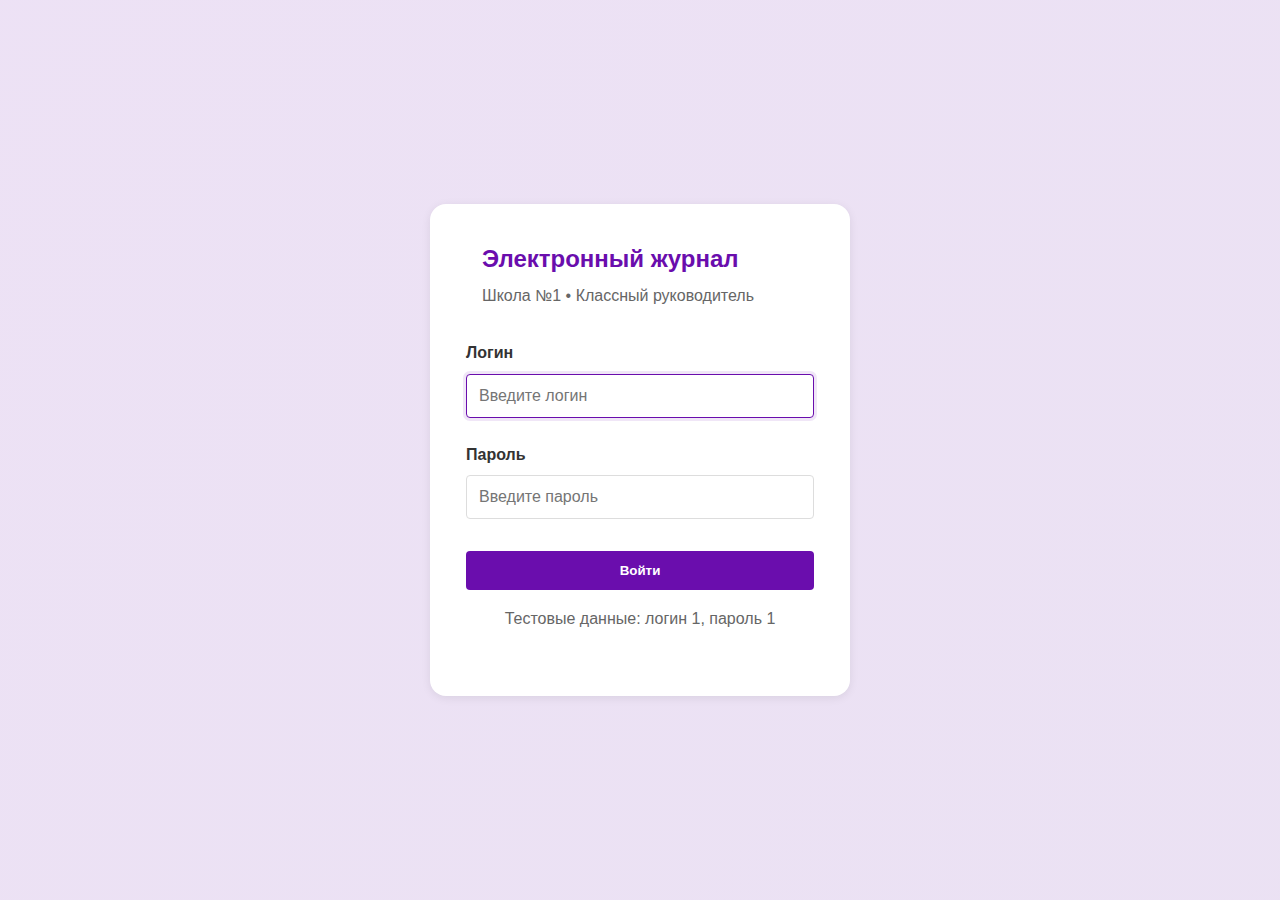
<file: index.html>
<!DOCTYPE html>
<html lang="ru">
<head>
    <meta charset="UTF-8">
    <meta name="viewport" content="width=device-width, initial-scale=1.0">
    <title>Электронный журнал - Вход</title>
    <link rel="stylesheet" href="https://cdnjs.cloudflare.com/ajax/libs/font-awesome/6.4.0/css/all.min.css">
    <link rel="stylesheet" href="styles.css">
</head>
<body class="login-page">
    <div class="login-wrapper">
        <div class="login-card">
            <div class="login-header">
                <div class="login-icon"> </div>
                <div>
                    <h1>Электронный журнал</h1>
                    <p>Школа №1 • Классный руководитель</p>
                </div>
            </div>
            <form id="loginForm" class="login-form">
                <div class="form-group">
                    <label for="loginInput">Логин</label>
                    <input type="text" id="loginInput" class="form-control" placeholder="Введите логин" required autofocus>
                </div>
                <div class="form-group">
                    <label for="passwordInput">Пароль</label>
                    <input type="password" id="passwordInput" class="form-control" placeholder="Введите пароль" required>
                </div>
                <button type="submit" class="btn btn-primary login-submit">Войти</button>
                <p class="login-hint">Тестовые данные: логин 1, пароль 1</p>
                <p class="login-error" id="loginError"></p>
            </form>
        </div>
    </div>
    <script src="login.js"></script>
</body>
</html>
</file>
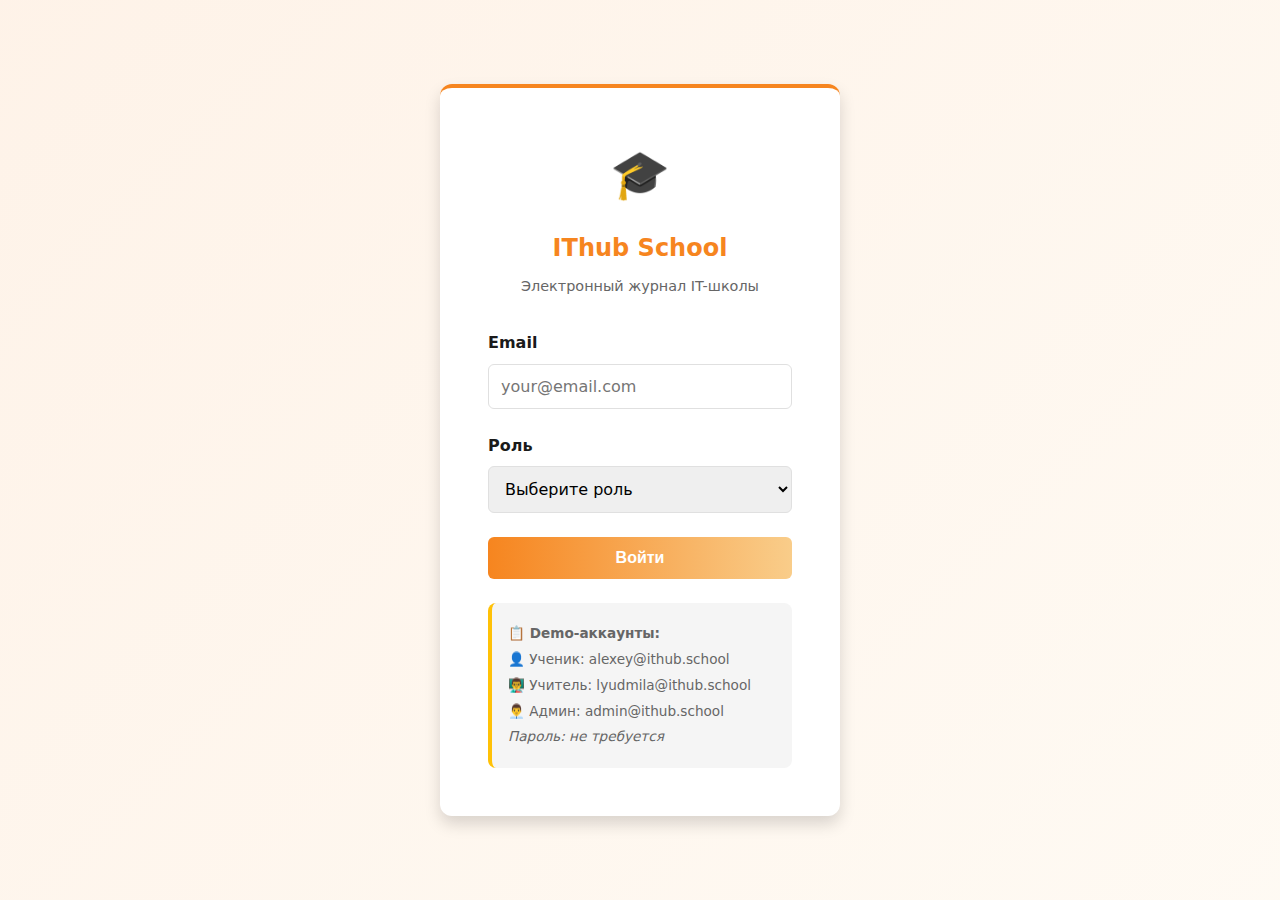
<file: app.html>
<!DOCTYPE html>
<html lang="ru">
<head>
  <meta charset="UTF-8">
  <meta name="viewport" content="width=device-width, initial-scale=1.0">
  <title>🎓 IThub School - Электронный журнал</title>
  <link rel="stylesheet" href="style.css">
</head>
<body>

<!-- ЛОГИН СТРАНИЦА (НАЧАЛЬНАЯ) -->
<div id="login-page" class="page active">
  <div class="login-container">
    <div class="login-box">
      <div class="login-header">
        <div class="login-logo">🎓</div>
        <h1 class="login-title">IThub School</h1>
        <p class="login-subtitle">Электронный журнал IT-школы</p>
      </div>

      <form id="login-form">
        <div class="form-group">
          <label for="login-email">Email</label>
          <input type="email" id="login-email" placeholder="your@email.com" required>
        </div>

        <div class="form-group">
          <label for="login-role">Роль</label>
          <select id="login-role" required>
            <option value="">Выберите роль</option>
            <option value="student">Ученик</option>
            <option value="teacher">Учитель</option>
            <option value="parent">Родитель</option>
            <option value="admin">Администратор</option>
          </select>
        </div>

        <button type="submit" class="btn btn-primary btn-block">Войти</button>
      </form>

      <div class="demo-users">
        <p><strong>📋 Demo-аккаунты:</strong></p>
        <p>👤 Ученик: alexey@ithub.school</p>
        <p>👨‍🏫 Учитель: lyudmila@ithub.school</p>
        <p>👨‍💼 Админ: admin@ithub.school</p>
        <p><em>Пароль: не требуется</em></p>
      </div>
    </div>
  </div>
</div>

<!-- ОСНОВНОЕ ПРИЛОЖЕНИЕ (СКРЫТО ДО ВХОДА) -->
<div id="app-shell" style="display: none;">
  <!-- ШАПКА -->
  <header>
    <a href="#" class="logo">IThub School</a>
    <nav class="nav-menu">
      <li><a href="#" data-page="dashboard">🏠 Дашборд</a></li>
      <li><a href="#" data-page="grades">📊 Оценки</a></li>
      <li><a href="#" data-page="schedule">📅 Расписание</a></li>
      <li><a href="#" data-page="homework">📝 Задания</a></li>
      <li><a href="#" data-page="profile">👤 Профиль</a></li>
      <li id="admin-nav" style="display: none;"><a href="#" data-page="admin">⚙️ Админ</a></li>
    </nav>
    <button class="burger-menu">☰</button>
    <div class="user-info">
      <span class="user-name">Гость</span>
      <span class="user-role"></span>
      <button class="logout-btn">Выход</button>
    </div>
  </header>

  <!-- БОКОВАЯ ПАНЕЛЬ -->
  <aside>
    <nav class="sidebar-nav">
      <li><a href="#" data-page="dashboard">🏠 Дашборд</a></li>
      <li><a href="#" data-page="grades">📊 Оценки</a></li>
      <li><a href="#" data-page="schedule">📅 Расписание</a></li>
      <li><a href="#" data-page="homework">📝 Задания</a></li>
      <li><a href="#" data-page="profile">👤 Профиль</a></li>
      <li id="admin-nav-sidebar" style="display: none;"><a href="#" data-page="admin">⚙️ Администрация</a></li>
    </nav>
  </aside>

  <!-- ОСНОВНОЙ КОНТЕНТ -->
  <main>
    <div class="container">
      <!-- ДАШБОРД -->
      <div id="dashboard-page" class="page">
        <h1>🏠 Дашборд</h1>
        <div id="dashboard-content"></div>
      </div>

      <!-- ОЦЕНКИ -->
      <div id="grades-page" class="page">
        <h1>📊 Оценки</h1>
        <div id="grades-content"></div>
      </div>

      <!-- РАСПИСАНИЕ -->
      <div id="schedule-page" class="page">
        <h1>📅 Расписание</h1>
        <div id="schedule-content"></div>
      </div>

      <!-- ЗАДАНИЯ -->
      <div id="homework-page" class="page">
        <h1>📝 Задания</h1>
        <div id="homework-content"></div>
      </div>

      <!-- ПРОФИЛЬ -->
      <div id="profile-page" class="page">
        <h1>👤 Профиль</h1>
        <div id="profile-content"></div>
      </div>

      <!-- АДМИН-ПАНЕЛЬ -->
      <div id="admin-page" class="page">
        <h1>⚙️ Администрация</h1>
        <div id="admin-content"></div>
      </div>
    </div>
  </main>
</div>

<!-- ========== МОДАЛЬНЫЕ ОКНА ========== -->

<!-- Модаль добавления оценки -->
<div id="addGradeModal" class="modal">
  <div class="modal-content">
    <div class="modal-header">
      <h2 class="modal-title">Добавить оценку</h2>
      <button type="button" class="modal-close">✕</button>
    </div>
    <form id="add-grade-form">
      <div class="form-group">
        <label for="grade-student">Ученик</label>
        <select id="grade-student" required>
          <option value="">Выберите ученика</option>
        </select>
      </div>
      <div class="form-group">
        <label for="grade-subject">Предмет</label>
        <select id="grade-subject" required>
          <option value="">Выберите предмет</option>
        </select>
      </div>
      <div class="form-group">
        <label for="grade-value">Оценка</label>
        <select id="grade-value" required>
          <option value="">Выберите оценку</option>
          <option value="5">5</option>
          <option value="4">4</option>
          <option value="3">3</option>
          <option value="2">2</option>
          <option value="1">1</option>
        </select>
      </div>
      <div class="form-group">
        <label for="grade-note">Примечание</label>
        <textarea id="grade-note" placeholder="Комментарий к оценке..."></textarea>
      </div>
      <div class="modal-footer">
        <button type="button" class="btn btn-secondary" onclick="APP.closeModal('addGradeModal')">Отмена</button>
        <button type="submit" class="btn btn-primary">Сохранить</button>
      </div>
    </form>
  </div>
</div>

<!-- Модаль добавления задания -->
<div id="addHomeworkModal" class="modal">
  <div class="modal-content">
    <div class="modal-header">
      <h2 class="modal-title">Добавить задание</h2>
      <button type="button" class="modal-close">✕</button>
    </div>
    <form id="add-homework-form">
      <div class="form-group">
        <label for="hw-subject">Предмет</label>
        <select id="hw-subject" required>
          <option value="">Выберите предмет</option>
        </select>
      </div>
      <div class="form-group">
        <label for="hw-title">Название задания</label>
        <input type="text" id="hw-title" placeholder="Например: Написать программу на Python" required>
      </div>
      <div class="form-group">
        <label for="hw-description">Описание</label>
        <textarea id="hw-description" placeholder="Подробное описание задания..." required></textarea>
      </div>
      <div class="form-group">
        <label for="hw-deadline">Дедлайн</label>
        <input type="date" id="hw-deadline" required>
      </div>
      <div class="modal-footer">
        <button type="button" class="btn btn-secondary" onclick="APP.closeModal('addHomeworkModal')">Отмена</button>
        <button type="submit" class="btn btn-primary">Создать</button>
      </div>
    </form>
  </div>
</div>

<!-- ЗАГРУЗКА СКРИПТОВ -->
<script src="script.js"></script>

<script>
// Переопределить логику входа для показа приложения
document.addEventListener('DOMContentLoaded', function() {
  // Функция для переключения интерфейса
  function toggleAppShell(show) {
    document.getElementById('login-page').style.display = show ? 'none' : 'block';
    document.getElementById('app-shell').style.display = show ? 'block' : 'none';
    
    if (show && APP.user) {
      if (APP.user.role === 'admin') {
        document.getElementById('admin-nav').style.display = 'block';
        document.getElementById('admin-nav-sidebar').style.display = 'block';
      } else {
        document.getElementById('admin-nav').style.display = 'none';
        document.getElementById('admin-nav-sidebar').style.display = 'none';
      }
      // Инициализировать опции форм
      initFormOptions();
    }
  }

  function initFormOptions() {
    // Наполнить опции студентов
    const studentSelect = document.getElementById('grade-student');
    if (studentSelect) {
      studentSelect.innerHTML = '<option value="">Выберите ученика</option>' +
        APP.data.students.map(s => `<option value="${s.id}">${s.name}</option>`).join('');
    }

    // Наполнить опции предметов
    const subjectSelects = [document.getElementById('grade-subject'), document.getElementById('hw-subject')];
    subjectSelects.forEach(select => {
      if (select) {
        select.innerHTML = '<option value="">Выберите предмет</option>' +
          APP.data.subjects.map(s => `<option value="${s.id}">${s.name}</option>`).join('');
      }
    });
  }

  // Переопределить методы входа/выхода
  const originalLogin = APP.login;
  APP.login = function(email, role) {
    const result = originalLogin.call(this, email, role);
    if (result) {
      toggleAppShell(true);
    }
    return result;
  };

  const originalLogout = APP.logout;
  APP.logout = function() {
    originalLogout.call(this);
    toggleAppShell(false);
  };

  // Проверить, авторизован ли пользователь
  if (APP.user) {
    toggleAppShell(true);
  }
});
</script>

</body>
</html>
</file>
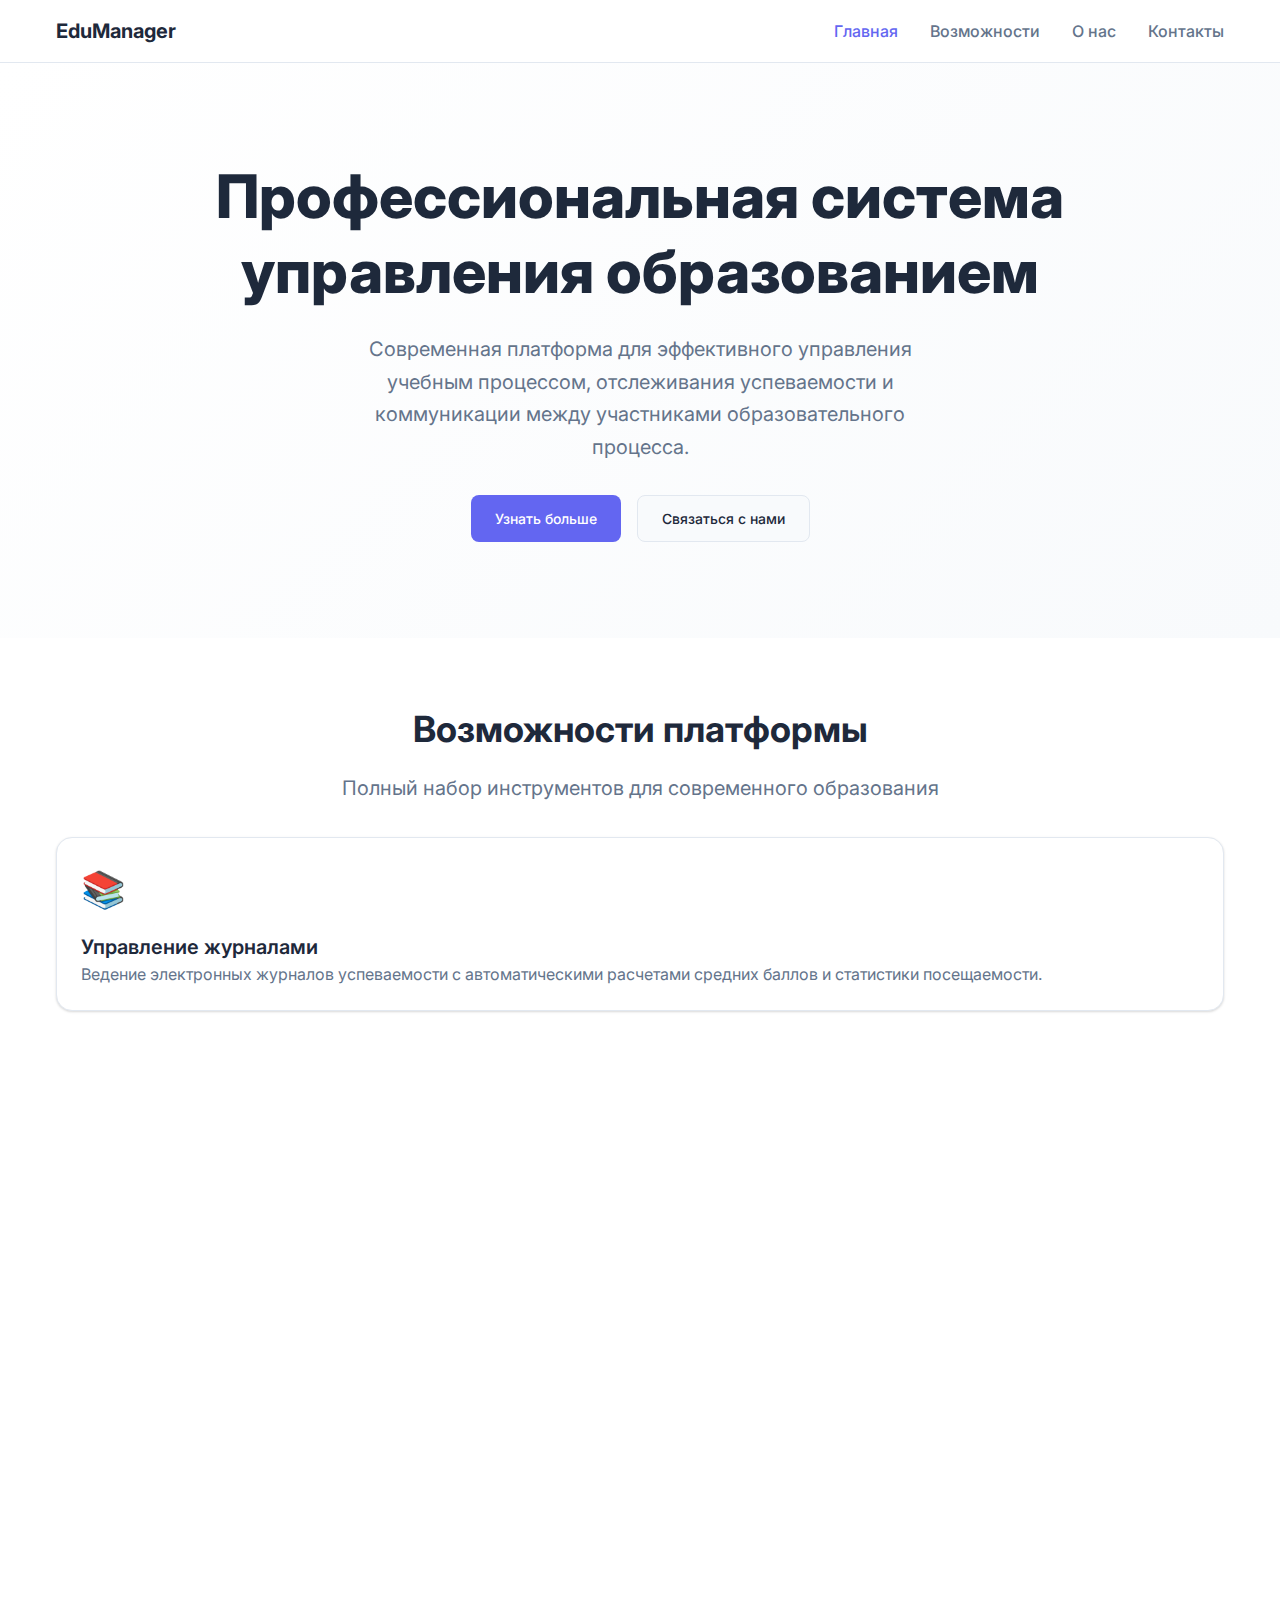
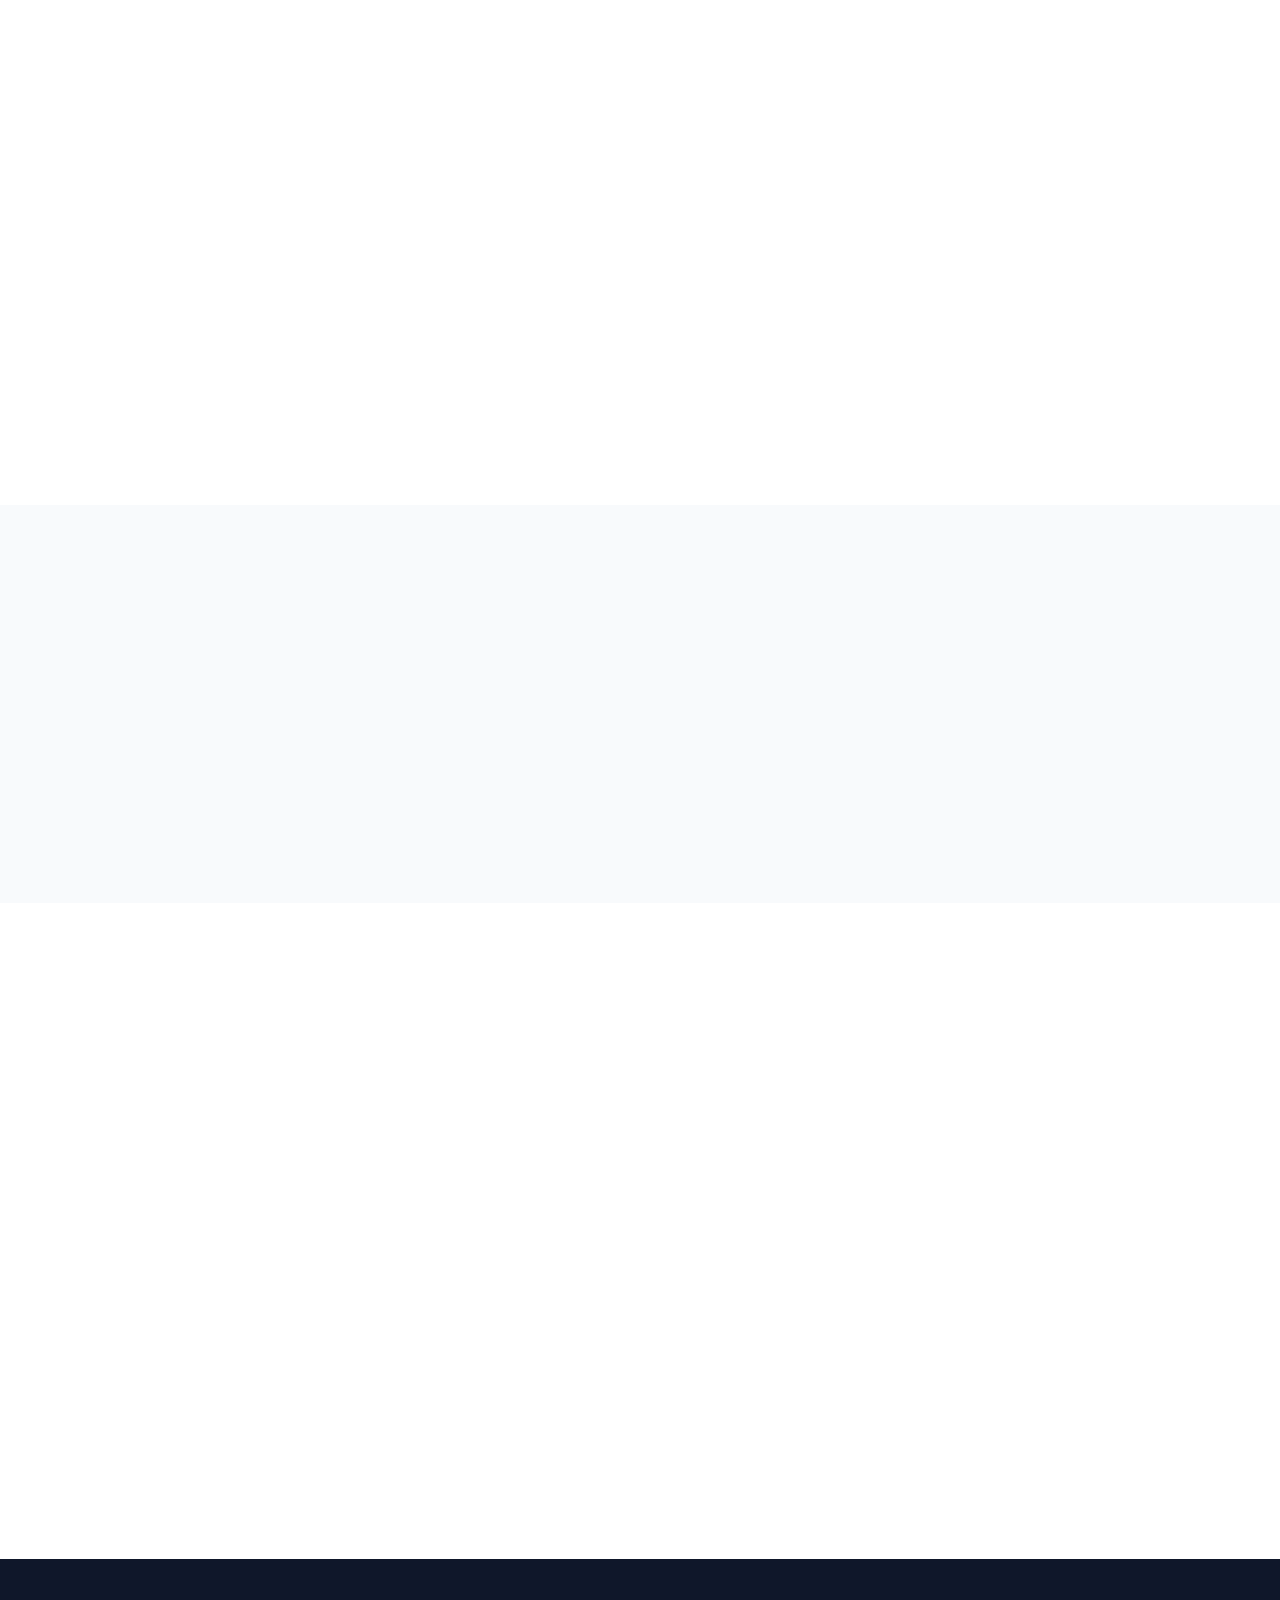
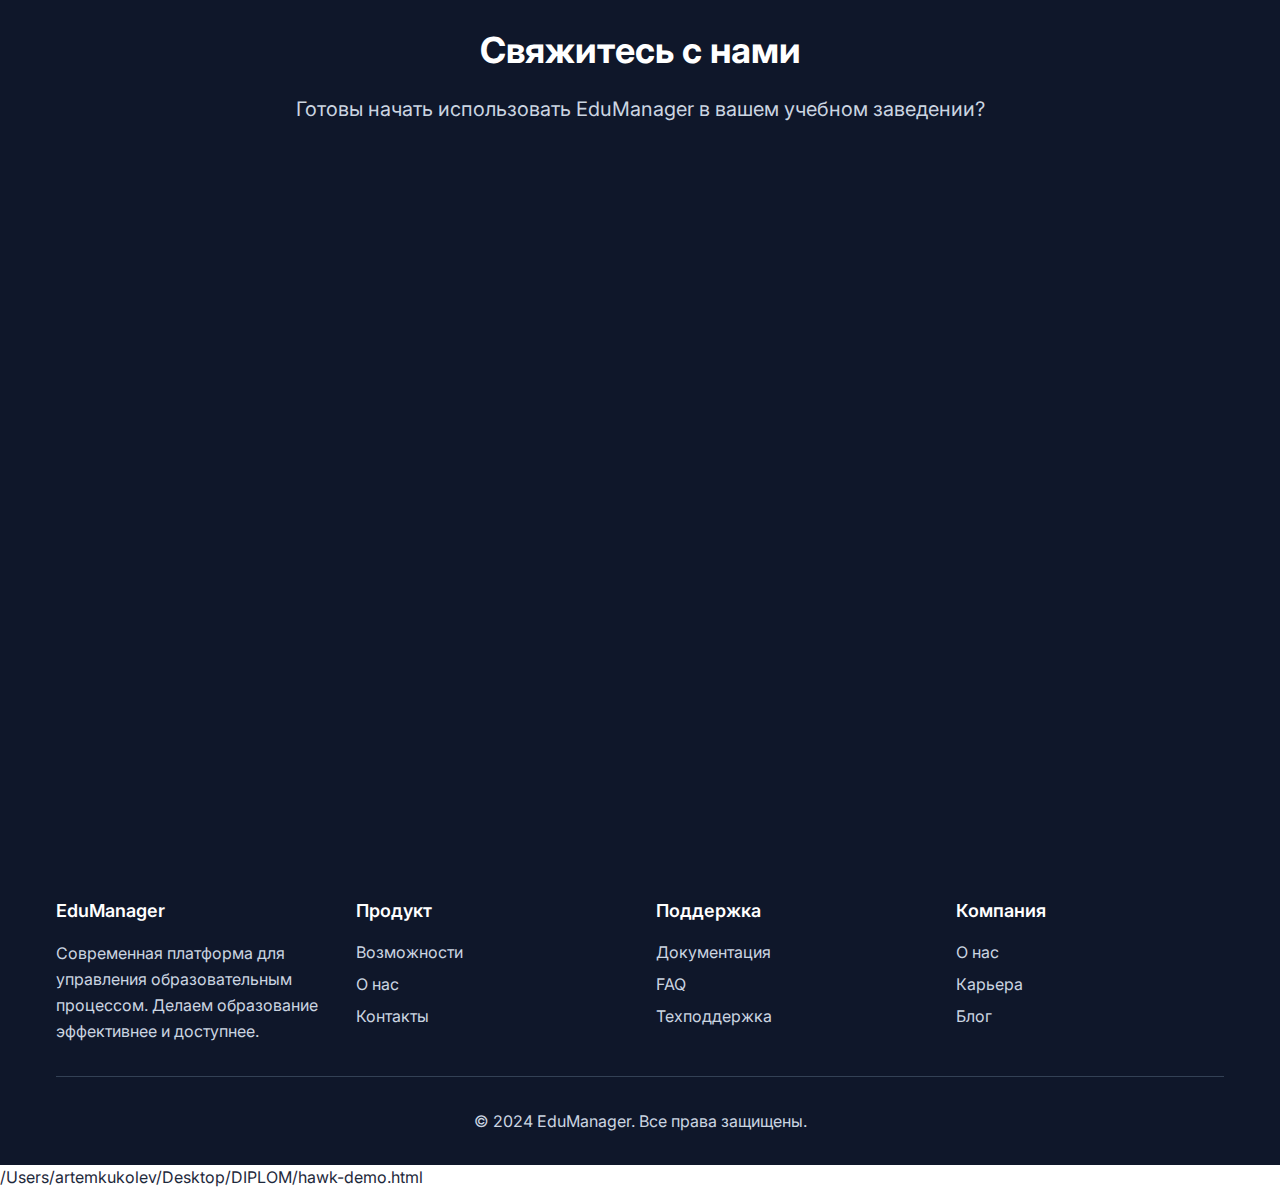
<file: hawk-demo.html>
<!DOCTYPE html>
<html lang="ru">
<head>
    <meta charset="UTF-8">
    <meta name="viewport" content="width=device-width, initial-scale=1.0">
    <title>EduManager - Hawk Design Demo</title>
    <link rel="preconnect" href="https://fonts.googleapis.com">
    <link rel="preconnect" href="https://fonts.gstatic.com" crossorigin>
    <link href="https://fonts.googleapis.com/css2?family=Inter:wght@400;500;600;700;800&display=swap" rel="stylesheet">
    <style>
        /* Hawk-inspired Corporate Design System */
        :root {
            /* Hawk Color Palette - Modern Corporate */
            --hawk-primary: #1a1a1a;
            --hawk-primary-hover: #2a2a2a;
            --hawk-primary-dark: #0a0a0a;

            --hawk-secondary: #6366f1;
            --hawk-secondary-hover: #818cf8;
            --hawk-secondary-dark: #4f46e5;

            --hawk-accent: #f59e0b;
            --hawk-accent-hover: #fbbf24;

            --hawk-success: #10b981;
            --hawk-error: #ef4444;
            --hawk-warning: #f59e0b;

            /* Background Colors - Corporate */
            --hawk-background-primary: #ffffff;
            --hawk-background-secondary: #f8fafc;
            --hawk-background-tertiary: #f1f5f9;
            --hawk-background-dark: #0f172a;
            --hawk-background-darker: #020617;

            /* Text Colors */
            --hawk-text-primary: #1e293b;
            --hawk-text-secondary: #64748b;
            --hawk-text-tertiary: #94a3b8;
            --hawk-text-inverse: #ffffff;
            --hawk-text-muted: #cbd5e1;

            /* Neutral Colors */
            --hawk-gray-50: #f8fafc;
            --hawk-gray-100: #f1f5f9;
            --hawk-gray-200: #e2e8f0;
            --hawk-gray-300: #cbd5e1;
            --hawk-gray-400: #94a3b8;
            --hawk-gray-500: #64748b;
            --hawk-gray-600: #475569;
            --hawk-gray-700: #334155;
            --hawk-gray-800: #1e293b;
            --hawk-gray-900: #0f172a;

            /* UI Element Colors */
            --hawk-border: #e2e8f0;
            --hawk-border-hover: #cbd5e1;
            --hawk-border-focus: #6366f1;

            /* Shadows - Modern and subtle */
            --hawk-shadow-sm: 0 1px 2px 0 rgba(0, 0, 0, 0.05);
            --hawk-shadow: 0 1px 3px 0 rgba(0, 0, 0, 0.1), 0 1px 2px 0 rgba(0, 0, 0, 0.06);
            --hawk-shadow-md: 0 4px 6px -1px rgba(0, 0, 0, 0.1), 0 2px 4px -1px rgba(0, 0, 0, 0.06);
            --hawk-shadow-lg: 0 10px 15px -3px rgba(0, 0, 0, 0.1), 0 4px 6px -2px rgba(0, 0, 0, 0.05);
            --hawk-shadow-xl: 0 20px 25px -5px rgba(0, 0, 0, 0.1), 0 10px 10px -5px rgba(0, 0, 0, 0.04);
            --hawk-shadow-2xl: 0 25px 50px -12px rgba(0, 0, 0, 0.25);

            /* Border Radius - Modern and clean */
            --hawk-radius: 8px;
            --hawk-radius-md: 12px;
            --hawk-radius-lg: 16px;
            --hawk-radius-xl: 20px;
            --hawk-radius-2xl: 24px;

            /* Spacing - Generous and balanced */
            --hawk-space-1: 4px;
            --hawk-space-2: 8px;
            --hawk-space-3: 12px;
            --hawk-space-4: 16px;
            --hawk-space-5: 20px;
            --hawk-space-6: 24px;
            --hawk-space-8: 32px;
            --hawk-space-10: 40px;
            --hawk-space-12: 48px;
            --hawk-space-16: 64px;
            --hawk-space-20: 80px;
            --hawk-space-24: 96px;
            --hawk-space-32: 128px;

            /* Typography - Modern corporate */
            --hawk-font-size-xs: 12px;
            --hawk-font-size-sm: 14px;
            --hawk-font-size-base: 16px;
            --hawk-font-size-lg: 18px;
            --hawk-font-size-xl: 20px;
            --hawk-font-size-2xl: 24px;
            --hawk-font-size-3xl: 30px;
            --hawk-font-size-4xl: 36px;
            --hawk-font-size-5xl: 48px;
            --hawk-font-size-6xl: 60px;
            --hawk-font-size-7xl: 72px;

            --hawk-font-weight-normal: 400;
            --hawk-font-weight-medium: 500;
            --hawk-font-weight-semibold: 600;
            --hawk-font-weight-bold: 700;
            --hawk-font-weight-extrabold: 800;

            /* Line Heights */
            --hawk-leading-tight: 1.25;
            --hawk-leading-snug: 1.375;
            --hawk-leading-normal: 1.5;
            --hawk-leading-relaxed: 1.625;
            --hawk-leading-loose: 2;

            /* Transitions */
            --hawk-transition-fast: 150ms ease-in-out;
            --hawk-transition-normal: 250ms ease-in-out;
            --hawk-transition-slow: 350ms ease-in-out;
        }

        /* Reset and Base Styles */
        * {
            margin: 0;
            padding: 0;
            box-sizing: border-box;
        }

        body {
            font-family: 'Inter', -apple-system, BlinkMacSystemFont, 'Segoe UI', sans-serif;
            -webkit-font-smoothing: antialiased;
            -moz-osx-font-smoothing: grayscale;
            background: var(--hawk-background-primary);
            color: var(--hawk-text-primary);
            font-size: var(--hawk-font-size-base);
            line-height: var(--hawk-leading-normal);
            font-weight: var(--hawk-font-weight-normal);
        }

        /* Custom scrollbar - Hawk style */
        ::-webkit-scrollbar {
            width: 8px;
            height: 8px;
        }

        ::-webkit-scrollbar-track {
            background: var(--hawk-background-secondary);
            border-radius: var(--hawk-radius);
        }

        ::-webkit-scrollbar-thumb {
            background: var(--hawk-gray-400);
            border-radius: var(--hawk-radius);
        }

        ::-webkit-scrollbar-thumb:hover {
            background: var(--hawk-gray-500);
        }

        /* Animations - Modern and smooth */
        @keyframes hawkFadeInUp {
            from {
                opacity: 0;
                transform: translateY(20px);
            }
            to {
                opacity: 1;
                transform: translateY(0);
            }
        }

        @keyframes hawkSlideInRight {
            from {
                opacity: 0;
                transform: translateX(20px);
            }
            to {
                opacity: 1;
                transform: translateX(0);
            }
        }

        @keyframes hawkPulse {
            0%, 100% {
                opacity: 1;
            }
            50% {
                opacity: 0.7;
            }
        }

        /* Hawk Component Classes */

        /* Layout */
        .hawk-container {
            max-width: 1200px;
            margin: 0 auto;
            padding: 0 var(--hawk-space-4);
        }

        .hawk-section {
            padding: var(--hawk-space-16) 0;
        }

        .hawk-flex {
            display: flex;
        }

        .hawk-flex-col {
            flex-direction: column;
        }

        .hawk-items-center {
            align-items: center;
        }

        .hawk-justify-center {
            justify-content: center;
        }

        .hawk-justify-between {
            justify-content: space-between;
        }

        .hawk-space-x-4 > * + * {
            margin-left: var(--hawk-space-4);
        }

        .hawk-space-y-8 > * + * {
            margin-top: var(--hawk-space-8);
        }

        /* Typography */
        .hawk-text-xs { font-size: var(--hawk-font-size-xs); }
        .hawk-text-sm { font-size: var(--hawk-font-size-sm); }
        .hawk-text-base { font-size: var(--hawk-font-size-base); }
        .hawk-text-lg { font-size: var(--hawk-font-size-lg); }
        .hawk-text-xl { font-size: var(--hawk-font-size-xl); }
        .hawk-text-2xl { font-size: var(--hawk-font-size-2xl); }
        .hawk-text-3xl { font-size: var(--hawk-font-size-3xl); }
        .hawk-text-4xl { font-size: var(--hawk-font-size-4xl); }
        .hawk-text-5xl { font-size: var(--hawk-font-size-5xl); }

        .hawk-font-normal { font-weight: var(--hawk-font-weight-normal); }
        .hawk-font-medium { font-weight: var(--hawk-font-weight-medium); }
        .hawk-font-semibold { font-weight: var(--hawk-font-weight-semibold); }
        .hawk-font-bold { font-weight: var(--hawk-font-weight-bold); }
        .hawk-font-extrabold { font-weight: var(--hawk-font-weight-extrabold); }

        .hawk-text-primary { color: var(--hawk-text-primary); }
        .hawk-text-secondary { color: var(--hawk-text-secondary); }
        .hawk-text-tertiary { color: var(--hawk-text-tertiary); }
        .hawk-text-inverse { color: var(--hawk-text-inverse); }
        .hawk-text-muted { color: var(--hawk-text-muted); }

        .hawk-leading-tight { line-height: var(--hawk-leading-tight); }
        .hawk-leading-normal { line-height: var(--hawk-leading-normal); }
        .hawk-leading-relaxed { line-height: var(--hawk-leading-relaxed); }

        /* Cards */
        .hawk-card {
            background: var(--hawk-background-primary);
            border: 1px solid var(--hawk-border);
            border-radius: var(--hawk-radius-lg);
            box-shadow: var(--hawk-shadow);
            padding: var(--hawk-space-6);
            transition: var(--hawk-transition-normal);
        }

        .hawk-card:hover {
            box-shadow: var(--hawk-shadow-lg);
            border-color: var(--hawk-border-hover);
        }

        .hawk-card-dark {
            background: var(--hawk-background-dark);
            color: var(--hawk-text-inverse);
            border: 1px solid var(--hawk-gray-700);
        }

        /* Buttons */
        .hawk-btn {
            display: inline-flex;
            align-items: center;
            justify-content: center;
            padding: var(--hawk-space-3) var(--hawk-space-6);
            border-radius: var(--hawk-radius);
            font-weight: var(--hawk-font-weight-medium);
            font-size: var(--hawk-font-size-sm);
            transition: var(--hawk-transition-fast);
            cursor: pointer;
            border: none;
            text-decoration: none;
        }

        .hawk-btn-primary {
            background: var(--hawk-secondary);
            color: var(--hawk-text-inverse);
        }

        .hawk-btn-primary:hover {
            background: var(--hawk-secondary-hover);
            transform: translateY(-1px);
            box-shadow: var(--hawk-shadow-md);
        }

        .hawk-btn-secondary {
            background: var(--hawk-background-secondary);
            color: var(--hawk-text-primary);
            border: 1px solid var(--hawk-border);
        }

        .hawk-btn-secondary:hover {
            background: var(--hawk-background-tertiary);
            border-color: var(--hawk-border-hover);
        }

        .hawk-btn-ghost {
            background: transparent;
            color: var(--hawk-text-secondary);
        }

        .hawk-btn-ghost:hover {
            background: var(--hawk-background-secondary);
            color: var(--hawk-text-primary);
        }

        /* Forms */
        .hawk-input {
            width: 100%;
            padding: var(--hawk-space-3) var(--hawk-space-4);
            border: 1px solid var(--hawk-border);
            border-radius: var(--hawk-radius);
            background: var(--hawk-background-primary);
            color: var(--hawk-text-primary);
            font-size: var(--hawk-font-size-base);
            transition: var(--hawk-transition-fast);
        }

        .hawk-input:focus {
            outline: none;
            border-color: var(--hawk-border-focus);
            box-shadow: 0 0 0 3px rgba(99, 102, 241, 0.1);
        }

        .hawk-input::placeholder {
            color: var(--hawk-text-tertiary);
        }

        /* Animations */
        .hawk-animate-fade-in-up {
            animation: hawkFadeInUp 0.6s ease-out;
        }

        .hawk-animate-slide-in-right {
            animation: hawkSlideInRight 0.4s ease-out;
        }

        .hawk-animate-pulse {
            animation: hawkPulse 2s infinite;
        }

        /* Hero Section */
        .hawk-hero {
            background: linear-gradient(135deg, var(--hawk-background-primary) 0%, var(--hawk-background-secondary) 100%);
            padding: var(--hawk-space-24) 0;
            text-align: center;
        }

        .hawk-hero-title {
            font-size: var(--hawk-font-size-6xl);
            font-weight: var(--hawk-font-weight-extrabold);
            color: var(--hawk-text-primary);
            margin-bottom: var(--hawk-space-6);
            line-height: var(--hawk-leading-tight);
        }

        .hawk-hero-subtitle {
            font-size: var(--hawk-font-size-xl);
            color: var(--hawk-text-secondary);
            max-width: 600px;
            margin: 0 auto var(--hawk-space-8);
            line-height: var(--hawk-leading-relaxed);
        }

        .hawk-hero-cta {
            display: inline-flex;
            gap: var(--hawk-space-4);
        }

        /* Navigation */
        .hawk-nav {
            background: var(--hawk-background-primary);
            border-bottom: 1px solid var(--hawk-border);
            padding: var(--hawk-space-4) 0;
            position: sticky;
            top: 0;
            z-index: 50;
            backdrop-filter: blur(10px);
        }

        .hawk-nav-container {
            max-width: 1200px;
            margin: 0 auto;
            padding: 0 var(--hawk-space-4);
            display: flex;
            align-items: center;
            justify-content: space-between;
        }

        .hawk-nav-logo {
            font-size: var(--hawk-font-size-xl);
            font-weight: var(--hawk-font-weight-bold);
            color: var(--hawk-text-primary);
        }

        .hawk-nav-menu {
            display: flex;
            gap: var(--hawk-space-8);
            align-items: center;
        }

        .hawk-nav-link {
            color: var(--hawk-text-secondary);
            text-decoration: none;
            font-weight: var(--hawk-font-weight-medium);
            transition: var(--hawk-transition-fast);
        }

        .hawk-nav-link:hover {
            color: var(--hawk-text-primary);
        }

        .hawk-nav-link.active {
            color: var(--hawk-secondary);
        }

        /* Footer */
        .hawk-footer {
            background: var(--hawk-background-dark);
            color: var(--hawk-text-inverse);
            padding: var(--hawk-space-16) 0 var(--hawk-space-8);
        }

        .hawk-footer-container {
            max-width: 1200px;
            margin: 0 auto;
            padding: 0 var(--hawk-space-4);
        }

        .hawk-footer-grid {
            display: grid;
            grid-template-columns: repeat(auto-fit, minmax(250px, 1fr));
            gap: var(--hawk-space-8);
            margin-bottom: var(--hawk-space-8);
        }

        .hawk-footer-section h3 {
            font-size: var(--hawk-font-size-lg);
            font-weight: var(--hawk-font-weight-semibold);
            margin-bottom: var(--hawk-space-4);
            color: var(--hawk-text-inverse);
        }

        .hawk-footer-link {
            color: var(--hawk-text-muted);
            text-decoration: none;
            display: block;
            margin-bottom: var(--hawk-space-2);
            transition: var(--hawk-transition-fast);
        }

        .hawk-footer-link:hover {
            color: var(--hawk-text-inverse);
        }

        .hawk-footer-bottom {
            border-top: 1px solid var(--hawk-gray-700);
            padding-top: var(--hawk-space-8);
            text-align: center;
            color: var(--hawk-text-muted);
        }

        /* Stats cards */
        .hawk-stat-card {
            background: var(--hawk-background-primary);
            border-radius: var(--hawk-radius-lg);
            padding: var(--hawk-space-6);
            border: 1px solid var(--hawk-border);
            transition: var(--hawk-transition-normal);
            position: relative;
            overflow: hidden;
        }

        .hawk-stat-card::before {
            content: '';
            position: absolute;
            top: 0;
            left: 0;
            right: 0;
            height: 4px;
            background: linear-gradient(90deg, var(--hawk-secondary), var(--hawk-accent));
        }

        .hawk-stat-card:hover {
            transform: translateY(-2px);
            box-shadow: var(--hawk-shadow-lg);
        }

        /* Grid utilities */
        .hawk-grid {
            display: grid;
        }

        .hawk-grid-cols-1 {
            grid-template-columns: repeat(1, minmax(0, 1fr));
        }

        .hawk-grid-cols-2 {
            grid-template-columns: repeat(2, minmax(0, 1fr));
        }

        .hawk-grid-cols-3 {
            grid-template-columns: repeat(3, minmax(0, 1fr));
        }

        .hawk-grid-cols-4 {
            grid-template-columns: repeat(4, minmax(0, 1fr));
        }

        .hawk-gap-4 {
            gap: var(--hawk-space-4);
        }

        .hawk-gap-6 {
            gap: var(--hawk-space-6);
        }

        .hawk-gap-8 {
            gap: var(--hawk-space-8);
        }

        /* Margin utilities */
        .hawk-mb-4 {
            margin-bottom: var(--hawk-space-4);
        }

        .hawk-mb-6 {
            margin-bottom: var(--hawk-space-6);
        }

        .hawk-mb-8 {
            margin-bottom: var(--hawk-space-8);
        }

        /* Padding utilities */
        .hawk-p-4 {
            padding: var(--hawk-space-4);
        }

        .hawk-p-6 {
            padding: var(--hawk-space-6);
        }

        .hawk-p-8 {
            padding: var(--hawk-space-8);
        }

        /* Width utilities */
        .hawk-w-full {
            width: 100%;
        }

        /* Text alignment */
        .hawk-text-center {
            text-align: center;
        }

        /* Logo styles */
        .hawk-logo {
            font-size: var(--hawk-font-size-2xl);
            font-weight: var(--hawk-font-weight-bold);
            background: linear-gradient(135deg, var(--hawk-secondary), var(--hawk-accent));
            -webkit-background-clip: text;
            -webkit-text-fill-color: transparent;
            background-clip: text;
        }

        /* Responsive design */
        @media (max-width: 768px) {
            .hawk-nav-menu {
                display: none;
            }

            .hawk-hero-title {
                font-size: var(--hawk-font-size-4xl);
            }

            .hawk-grid-cols-4 {
                grid-template-columns: repeat(2, minmax(0, 1fr));
            }

            .hawk-footer-grid {
                grid-template-columns: 1fr;
            }
        }
    </style>
</head>
<body>
    <!-- Navigation -->
    <nav class="hawk-nav">
        <div class="hawk-nav-container">
            <div class="hawk-nav-logo">EduManager</div>
            <div class="hawk-nav-menu">
                <a href="#home" class="hawk-nav-link active">Главная</a>
                <a href="#features" class="hawk-nav-link">Возможности</a>
                <a href="#about" class="hawk-nav-link">О нас</a>
                <a href="#contact" class="hawk-nav-link">Контакты</a>
            </div>
        </div>
    </nav>

    <!-- Hero Section -->
    <section class="hawk-hero" id="home">
        <div class="hawk-container">
            <h1 class="hawk-hero-title hawk-animate-fade-in-up">
                Профессиональная система управления образованием
            </h1>
            <p class="hawk-hero-subtitle hawk-animate-fade-in-up">
                Современная платформа для эффективного управления учебным процессом,
                отслеживания успеваемости и коммуникации между участниками образовательного процесса.
            </p>
            <div class="hawk-hero-cta hawk-animate-fade-in-up">
                <a href="#features" class="hawk-btn hawk-btn-primary">
                    Узнать больше
                </a>
                <a href="#contact" class="hawk-btn hawk-btn-secondary">
                    Связаться с нами
                </a>
            </div>
        </div>
    </section>

    <!-- Features Section -->
    <section class="hawk-section" id="features">
        <div class="hawk-container">
            <div class="hawk-text-center hawk-mb-8">
                <h2 class="hawk-text-4xl hawk-font-bold hawk-mb-4">
                    Возможности платформы
                </h2>
                <p class="hawk-text-xl hawk-text-secondary hawk-leading-relaxed">
                    Полный набор инструментов для современного образования
                </p>
            </div>

            <div class="hawk-grid hawk-grid-cols-1 md:hawk-grid-cols-2 lg:hawk-grid-cols-3 hawk-gap-8">
                <div class="hawk-card hawk-animate-fade-in-up">
                    <div class="hawk-text-4xl hawk-mb-4">📚</div>
                    <h3 class="hawk-text-xl hawk-font-semibold hawk-mb-2">
                        Управление журналами
                    </h3>
                    <p class="hawk-text-secondary">
                        Ведение электронных журналов успеваемости с автоматическими расчетами
                        средних баллов и статистики посещаемости.
                    </p>
                </div>

                <div class="hawk-card hawk-animate-fade-in-up" style="animation-delay: 0.1s;">
                    <div class="hawk-text-4xl hawk-mb-4">👥</div>
                    <h3 class="hawk-text-xl hawk-font-semibold hawk-mb-2">
                        База учащихся
                    </h3>
                    <p class="hawk-text-secondary">
                        Полная информация о студентах, их академической успеваемости
                        и личных данных в единой системе.
                    </p>
                </div>

                <div class="hawk-card hawk-animate-fade-in-up" style="animation-delay: 0.2s;">
                    <div class="hawk-text-4xl hawk-mb-4">📊</div>
                    <h3 class="hawk-text-xl hawk-font-semibold hawk-mb-2">
                        Аналитика и отчеты
                    </h3>
                    <p class="hawk-text-secondary">
                        Подробные отчеты по успеваемости, посещаемости и другим
                        ключевым показателям образовательного процесса.
                    </p>
                </div>

                <div class="hawk-card hawk-animate-fade-in-up" style="animation-delay: 0.3s;">
                    <div class="hawk-text-4xl hawk-mb-4">💬</div>
                    <h3 class="hawk-text-xl hawk-font-semibold hawk-mb-2">
                        Коммуникации
                    </h3>
                    <p class="hawk-text-secondary">
                        Встроенная система сообщений для общения между преподавателями,
                        студентами и родителями.
                    </p>
                </div>

                <div class="hawk-card hawk-animate-fade-in-up" style="animation-delay: 0.4s;">
                    <div class="hawk-text-4xl hawk-mb-4">📅</div>
                    <h3 class="hawk-text-xl hawk-font-semibold hawk-mb-2">
                        Расписание
                    </h3>
                    <p class="hawk-text-secondary">
                        Управление учебным расписанием с возможностью онлайн-доступа
                        для всех участников образовательного процесса.
                    </p>
                </div>

                <div class="hawk-card hawk-animate-fade-in-up" style="animation-delay: 0.5s;">
                    <div class="hawk-text-4xl hawk-mb-4">📰</div>
                    <h3 class="hawk-text-xl hawk-font-semibold hawk-mb-2">
                        Школьная газета
                    </h3>
                    <p class="hawk-text-secondary">
                        Платформа для публикации новостей, достижений и важных
                        событий школьной жизни.
                    </p>
                </div>
            </div>
        </div>
    </section>

    <!-- Stats Section -->
    <section class="hawk-section" style="background: var(--hawk-background-secondary);">
        <div class="hawk-container">
            <div class="hawk-grid hawk-grid-cols-2 md:hawk-grid-cols-4 hawk-gap-8">
                <div class="hawk-stat-card hawk-text-center hawk-animate-fade-in-up">
                    <div class="hawk-text-3xl hawk-font-bold hawk-mb-2" style="color: var(--hawk-secondary);">500+</div>
                    <div class="hawk-text-secondary">Студентов</div>
                </div>
                <div class="hawk-stat-card hawk-text-center hawk-animate-fade-in-up" style="animation-delay: 0.1s;">
                    <div class="hawk-text-3xl hawk-font-bold hawk-mb-2" style="color: var(--hawk-secondary);">50+</div>
                    <div class="hawk-text-secondary">Преподавателей</div>
                </div>
                <div class="hawk-stat-card hawk-text-center hawk-animate-fade-in-up" style="animation-delay: 0.2s;">
                    <div class="hawk-text-3xl hawk-font-bold hawk-mb-2" style="color: var(--hawk-secondary);">1000+</div>
                    <div class="hawk-text-secondary">Записей</div>
                </div>
                <div class="hawk-stat-card hawk-text-center hawk-animate-fade-in-up" style="animation-delay: 0.3s;">
                    <div class="hawk-text-3xl hawk-font-bold hawk-mb-2" style="color: var(--hawk-secondary);">95%</div>
                    <div class="hawk-text-secondary">Успеваемость</div>
                </div>
            </div>
        </div>
    </section>

    <!-- About Section -->
    <section class="hawk-section" id="about">
        <div class="hawk-container">
            <div class="hawk-grid hawk-grid-cols-1 lg:hawk-grid-cols-2 hawk-gap-12 hawk-items-center">
                <div class="hawk-animate-fade-in-up">
                    <h2 class="hawk-text-4xl hawk-font-bold hawk-mb-6">
                        О EduManager
                    </h2>
                    <p class="hawk-text-lg hawk-text-secondary hawk-leading-relaxed hawk-mb-6">
                        EduManager - это современная платформа для управления образовательным процессом,
                        разработанная с учетом потребностей современных учебных заведений.
                        Наша система объединяет все аспекты школьной жизни в едином интерфейсе.
                    </p>
                    <p class="hawk-text-lg hawk-text-secondary hawk-leading-relaxed hawk-mb-8">
                        Мы стремимся сделать образование более эффективным, прозрачным и доступным
                        для всех участников учебного процесса - от учеников до администрации.
                    </p>
                    <div class="hawk-flex hawk-space-x-4">
                        <a href="#contact" class="hawk-btn hawk-btn-primary">
                            Начать работу
                        </a>
                        <a href="#features" class="hawk-btn hawk-btn-ghost">
                            Подробнее
                        </a>
                    </div>
                </div>
                <div class="hawk-animate-slide-in-right">
                    <div class="hawk-card hawk-p-8">
                        <h3 class="hawk-text-xl hawk-font-semibold hawk-mb-4">
                            Преимущества системы
                        </h3>
                        <ul class="hawk-space-y-3">
                            <li class="hawk-flex hawk-items-center">
                                <span class="hawk-text-secondary hawk-mr-3">✓</span>
                                <span>Интуитивно понятный интерфейс</span>
                            </li>
                            <li class="hawk-flex hawk-items-center">
                                <span class="hawk-text-secondary hawk-mr-3">✓</span>
                                <span>Безопасность данных</span>
                            </li>
                            <li class="hawk-flex hawk-items-center">
                                <span class="hawk-text-secondary hawk-mr-3">✓</span>
                                <span>Мобильная адаптация</span>
                            </li>
                            <li class="hawk-flex hawk-items-center">
                                <span class="hawk-text-secondary hawk-mr-3">✓</span>
                                <span>Регулярные обновления</span>
                            </li>
                            <li class="hawk-flex hawk-items-center">
                                <span class="hawk-text-secondary hawk-mr-3">✓</span>
                                <span>Техническая поддержка</span>
                            </li>
                        </ul>
                    </div>
                </div>
            </div>
        </div>
    </section>

    <!-- Contact Section -->
    <section class="hawk-section" id="contact" style="background: var(--hawk-background-dark); color: var(--hawk-text-inverse);">
        <div class="hawk-container">
            <div class="hawk-text-center hawk-mb-8">
                <h2 class="hawk-text-4xl hawk-font-bold hawk-mb-4">
                    Свяжитесь с нами
                </h2>
                <p class="hawk-text-xl hawk-text-muted hawk-leading-relaxed">
                    Готовы начать использовать EduManager в вашем учебном заведении?
                </p>
            </div>

            <div class="hawk-grid hawk-grid-cols-1 lg:hawk-grid-cols-2 hawk-gap-12">
                <div class="hawk-animate-fade-in-up">
                    <h3 class="hawk-text-2xl hawk-font-semibold hawk-mb-6">
                        Контактная информация
                    </h3>
                    <div class="hawk-space-y-4">
                        <div class="hawk-flex hawk-items-center">
                            <span class="hawk-text-2xl hawk-mr-4">📧</span>
                            <div>
                                <div class="hawk-font-medium">Email</div>
                                <div class="hawk-text-muted">info@edumanager.ru</div>
                            </div>
                        </div>
                        <div class="hawk-flex hawk-items-center">
                            <span class="hawk-text-2xl hawk-mr-4">📱</span>
                            <div>
                                <div class="hawk-font-medium">Телефон</div>
                                <div class="hawk-text-muted">+7 (495) 123-45-67</div>
                            </div>
                        </div>
                        <div class="hawk-flex hawk-items-center">
                            <span class="hawk-text-2xl hawk-mr-4">📍</span>
                            <div>
                                <div class="hawk-font-medium">Адрес</div>
                                <div class="hawk-text-muted">Москва, ул. Образования, д. 1</div>
                            </div>
                        </div>
                    </div>
                </div>

                <div class="hawk-animate-slide-in-right">
                    <form class="hawk-card hawk-p-6" style="background: var(--hawk-background-primary); color: var(--hawk-text-primary);">
                        <h3 class="hawk-text-xl hawk-font-semibold hawk-mb-6">
                            Отправить сообщение
                        </h3>
                        <div class="hawk-space-y-4">
                            <div>
                                <label class="hawk-block hawk-font-medium hawk-mb-2">Имя</label>
                                <input type="text" class="hawk-input" placeholder="Ваше имя">
                            </div>
                            <div>
                                <label class="hawk-block hawk-font-medium hawk-mb-2">Email</label>
                                <input type="email" class="hawk-input" placeholder="ваш@email.com">
                            </div>
                            <div>
                                <label class="hawk-block hawk-font-medium hawk-mb-2">Сообщение</label>
                                <textarea class="hawk-input" rows="4" placeholder="Ваше сообщение"></textarea>
                            </div>
                            <button type="submit" class="hawk-btn hawk-btn-primary hawk-w-full">
                                Отправить
                            </button>
                        </div>
                    </form>
                </div>
            </div>
        </div>
    </section>

    <!-- Footer -->
    <footer class="hawk-footer">
        <div class="hawk-footer-container">
            <div class="hawk-footer-grid">
                <div class="hawk-footer-section">
                    <h3>EduManager</h3>
                    <p class="hawk-text-muted hawk-leading-relaxed">
                        Современная платформа для управления образовательным процессом.
                        Делаем образование эффективнее и доступнее.
                    </p>
                </div>
                <div class="hawk-footer-section">
                    <h3>Продукт</h3>
                    <a href="#features" class="hawk-footer-link">Возможности</a>
                    <a href="#about" class="hawk-footer-link">О нас</a>
                    <a href="#contact" class="hawk-footer-link">Контакты</a>
                </div>
                <div class="hawk-footer-section">
                    <h3>Поддержка</h3>
                    <a href="#" class="hawk-footer-link">Документация</a>
                    <a href="#" class="hawk-footer-link">FAQ</a>
                    <a href="#" class="hawk-footer-link">Техподдержка</a>
                </div>
                <div class="hawk-footer-section">
                    <h3>Компания</h3>
                    <a href="#" class="hawk-footer-link">О нас</a>
                    <a href="#" class="hawk-footer-link">Карьера</a>
                    <a href="#" class="hawk-footer-link">Блог</a>
                </div>
            </div>
            <div class="hawk-footer-bottom">
                <p>&copy; 2024 EduManager. Все права защищены.</p>
            </div>
        </div>
    </footer>

    <script>
        // Smooth scrolling for navigation links
        document.querySelectorAll('a[href^="#"]').forEach(anchor => {
            anchor.addEventListener('click', function (e) {
                e.preventDefault();
                const target = document.querySelector(this.getAttribute('href'));
                if (target) {
                    target.scrollIntoView({
                        behavior: 'smooth',
                        block: 'start'
                    });
                }
            });
        });

        // Add scroll effect to navigation
        window.addEventListener('scroll', function() {
            const nav = document.querySelector('.hawk-nav');
            if (window.scrollY > 100) {
                nav.style.boxShadow = 'var(--hawk-shadow)';
            } else {
                nav.style.boxShadow = 'none';
            }
        });

        // Intersection Observer for animations
        const observerOptions = {
            threshold: 0.1,
            rootMargin: '0px 0px -50px 0px'
        };

        const observer = new IntersectionObserver(function(entries) {
            entries.forEach(entry => {
                if (entry.isIntersecting) {
                    entry.target.style.opacity = '1';
                    entry.target.style.transform = 'translateY(0)';
                }
            });
        }, observerOptions);

        // Observe all animated elements
        document.querySelectorAll('.hawk-animate-fade-in-up, .hawk-animate-slide-in-right').forEach(el => {
            el.style.opacity = '0';
            el.style.transform = 'translateY(20px)';
            el.style.transition = 'opacity 0.6s ease-out, transform 0.6s ease-out';
            observer.observe(el);
        });
    </script>
</body>
</html></content>
<parameter name="filePath">/Users/artemkukolev/Desktop/DIPLOM/hawk-demo.html
</file>
<file: styles.css>
* {
    margin: 0;
    padding: 0;
    box-sizing: border-box;
    font-family: 'Segoe UI', Tahoma, Geneva, Verdana, sans-serif;
}

:root {
    --primary-purple: #6a0dad;
    --dark-purple: #5a0ca0;
    --light-purple: #f0e6ff;
    --black: #1a1a1a;
    --dark-gray: #333;
    --medium-gray: #666;
    --light-gray: #f5f5f5;
    --white: #ffffff;
    --accent-red: #e74c3c;
    --accent-green: #2ecc71;
    --accent-yellow: #f39c12;
    --accent-blue: #3498db;
    --shadow: 0 2px 10px rgba(0,0,0,0.08);
}

body {
    background-color: var(--white);
    color: var(--black);
    line-height: 1.6;
}

.login-page {
    min-height: 100vh;
    display: flex;
    align-items: center;
    justify-content: center;
    background: linear-gradient(135deg, rgba(106, 13, 173, 0.12), rgba(90, 12, 160, 0.12));
    padding: 2rem;
}

.login-wrapper {
    width: 100%;
    max-width: 420px;
}

.login-card {
    background-color: var(--white);
    border-radius: 16px;
    box-shadow: var(--shadow);
    padding: 2.25rem;
}

.login-header {
    display: flex;
    align-items: center;
    gap: 1rem;
    margin-bottom: 2rem;
}

.login-header h1 {
    margin: 0;
    font-size: 1.5rem;
    color: var(--primary-purple);
}

.login-header p {
    margin: 0.25rem 0 0;
    color: var(--medium-gray);
}

.login-icon {
    font-size: 2rem;
}

.login-submit {
    width: 100%;
    justify-content: center;
    margin-top: 0.5rem;
}

.login-hint {
    text-align: center;
    margin-top: 1rem;
    color: var(--medium-gray);
}

.login-error {
    text-align: center;
    margin-top: 0.5rem;
    color: var(--accent-red);
    min-height: 1.25rem;
}

/* Шапка */
header {
    background: linear-gradient(135deg, var(--primary-purple), var(--dark-purple));
    color: var(--white);
    padding: 1rem 2rem;
    box-shadow: var(--shadow);
    display: flex;
    justify-content: space-between;
    align-items: center;
    position: sticky;
    top: 0;
    z-index: 100;
}

.logo {
    display: flex;
    align-items: center;
    gap: 1rem;
}

.logo h1 {
    font-size: 1.5rem;
    font-weight: 600;
}

.logo-icon {
    font-size: 1.8rem;
}

.user-menu {
    display: flex;
    align-items: center;
    gap: 1rem;
}

.user-avatar {
    width: 40px;
    height: 40px;
    border-radius: 50%;
    background-color: var(--light-purple);
    display: flex;
    align-items: center;
    justify-content: center;
    font-weight: bold;
    color: var(--primary-purple);
    cursor: pointer;
}

.user-dropdown {
    position: relative;
}

.dropdown-content {
    display: none;
    position: absolute;
    right: 0;
    top: 100%;
    background-color: var(--white);
    min-width: 200px;
    box-shadow: var(--shadow);
    border-radius: 4px;
    z-index: 1;
}

.dropdown-content a {
    color: var(--black);
    padding: 12px 16px;
    text-decoration: none;
    display: block;
    border-bottom: 1px solid var(--light-gray);
}

.dropdown-content a:hover {
    background-color: var(--light-purple);
}

.user-dropdown:hover .dropdown-content {
    display: block;
}

.mobile-menu-toggle {
    display: none;
    background: none;
    border: none;
    color: white;
    font-size: 1.5rem;
    cursor: pointer;
}

/* Основная навигация */
.main-nav {
    background-color: var(--black);
    padding: 0 2rem;
    position: sticky;
    top: 72px;
    z-index: 99;
}

.nav-links {
    display: flex;
    list-style: none;
}

.nav-links li {
    position: relative;
}

.nav-links a {
    color: var(--white);
    text-decoration: none;
    padding: 1rem 1.5rem;
    display: block;
    transition: background-color 0.3s;
}

.nav-links a:hover, .nav-links a.active {
    background-color: var(--primary-purple);
}

/* Основной контент */
.container {
    display: flex;
    min-height: calc(100vh - 120px);
}

/* Боковая панель */
.sidebar {
    width: 250px;
    background-color: var(--light-gray);
    padding: 1.5rem;
    border-right: 1px solid #ddd;
    transition: all 0.3s;
}

.sidebar.collapsed {
    width: 60px;
    padding: 1rem 0.5rem;
}

.sidebar.collapsed .sidebar-section h3,
.sidebar.collapsed .sidebar-links a span:not(.icon) {
    display: none;
}

.sidebar.collapsed .sidebar-links a {
    justify-content: center;
    padding: 0.75rem;
}

.toggle-sidebar {
    position: absolute;
    right: -15px;
    top: 20px;
    background: var(--primary-purple);
    color: white;
    border: none;
    width: 30px;
    height: 30px;
    border-radius: 50%;
    cursor: pointer;
    display: flex;
    align-items: center;
    justify-content: center;
    box-shadow: var(--shadow);
}

.sidebar-section {
    margin-bottom: 2rem;
    position: relative;
}

.sidebar-section h3 {
    color: var(--primary-purple);
    margin-bottom: 1rem;
    font-size: 1rem;
    text-transform: uppercase;
    letter-spacing: 0.5px;
}

.sidebar-links {
    list-style: none;
}

.sidebar-links li {
    margin-bottom: 0.5rem;
}

.sidebar-links a {
    color: var(--dark-gray);
    text-decoration: none;
    display: flex;
    align-items: center;
    gap: 0.5rem;
    padding: 0.5rem 0.75rem;
    border-radius: 4px;
    transition: all 0.3s;
}

.sidebar-links a:hover {
    background-color: var(--light-purple);
    color: var(--primary-purple);
}

.sidebar-links a.active {
    background-color: var(--primary-purple);
    color: var(--white);
}

.sidebar-links .icon {
    width: 20px;
    text-align: center;
}

/* Основная область */
.main-content {
    flex: 1;
    padding: 2rem;
    background-color: var(--white);
    transition: all 0.3s;
}

.welcome-section {
    margin-bottom: 2rem;
}

.welcome-section h2 {
    color: var(--primary-purple);
    margin-bottom: 0.5rem;
}

.quick-actions {
    display: flex;
    gap: 1rem;
    margin: 1.5rem 0;
    flex-wrap: wrap;
}

.btn {
    padding: 0.75rem 1.5rem;
    border: none;
    border-radius: 4px;
    cursor: pointer;
    font-weight: 600;
    transition: all 0.3s;
    display: inline-flex;
    align-items: center;
    gap: 0.5rem;
}

.btn-primary {
    background-color: var(--primary-purple);
    color: var(--white);
}

.btn-primary:hover {
    background-color: var(--dark-purple);
}

.btn-outline {
    background-color: transparent;
    border: 1px solid var(--primary-purple);
    color: var(--primary-purple);
}

.btn-outline:hover {
    background-color: var(--light-purple);
}

.btn-success {
    background-color: var(--accent-green);
    color: var(--white);
}

.btn-success:hover {
    background-color: #27ae60;
}

.btn-danger {
    background-color: var(--accent-red);
    color: var(--white);
}

.btn-danger:hover {
    background-color: #c0392b;
}

.btn-info {
    background-color: var(--accent-blue);
    color: var(--white);
}

.btn-info:hover {
    background-color: #2980b9;
}

.btn-sm {
    padding: 0.5rem 1rem;
    font-size: 0.9rem;
}

/* Карточки */
.dashboard-grid {
    display: grid;
    grid-template-columns: 2fr 1fr;
    gap: 2rem;
}

.card {
    background-color: var(--white);
    border-radius: 8px;
    box-shadow: var(--shadow);
    border: 1px solid #eee;
    overflow: hidden;
}

.card-header {
    padding: 1rem 1.5rem;
    background-color: var(--light-purple);
    border-bottom: 1px solid #e0e0e0;
    display: flex;
    justify-content: space-between;
    align-items: center;
}

.card-header h3 {
    color: var(--primary-purple);
    font-size: 1.1rem;
}

.card-body {
    padding: 1.5rem;
}

/* Список студентов */
.student-list {
    list-style: none;
}

.student-item {
    display: flex;
    align-items: center;
    padding: 1rem;
    border-bottom: 1px solid #eee;
    transition: background-color 0.3s;
    cursor: pointer;
}

.student-item:hover {
    background-color: var(--light-gray);
}

.student-avatar {
    width: 50px;
    height: 50px;
    border-radius: 50%;
    background-color: var(--light-purple);
    display: flex;
    align-items: center;
    justify-content: center;
    margin-right: 1rem;
    color: var(--primary-purple);
    font-weight: bold;
    flex-shrink: 0;
}

.student-info {
    flex: 1;
}

.student-name {
    font-weight: 600;
    margin-bottom: 0.25rem;
}

.student-class {
    color: var(--medium-gray);
    font-size: 0.9rem;
}

.student-stats {
    display: flex;
    gap: 1rem;
    align-items: center;
}

.avg-grade {
    font-weight: 600;
    padding: 0.25rem 0.5rem;
    border-radius: 4px;
}

.grade-good {
    background-color: rgba(46, 204, 113, 0.2);
    color: var(--accent-green);
}

.grade-warning {
    background-color: rgba(243, 156, 18, 0.2);
    color: var(--accent-yellow);
}

.grade-bad {
    background-color: rgba(231, 76, 60, 0.2);
    color: var(--accent-red);
}

.alert-badge {
    background-color: var(--accent-red);
    color: white;
    border-radius: 50%;
    width: 20px;
    height: 20px;
    display: flex;
    align-items: center;
    justify-content: center;
    font-size: 0.8rem;
}

/* Таблицы */
.table-container {
    overflow-x: auto;
    margin-top: 1rem;
}

table {
    width: 100%;
    border-collapse: collapse;
}

th, td {
    padding: 0.75rem;
    text-align: left;
    border-bottom: 1px solid #eee;
}

th {
    background-color: var(--light-purple);
    color: var(--primary-purple);
    font-weight: 600;
    position: sticky;
    top: 0;
}

tr:hover {
    background-color: var(--light-gray);
}

/* Фильтры и поиск */
.filters {
    display: flex;
    gap: 1rem;
    margin-bottom: 1.5rem;
    flex-wrap: wrap;
    align-items: center;
}

.search-box {
    flex: 1;
    min-width: 250px;
    position: relative;
}

.search-box input {
    width: 100%;
    padding: 0.75rem 1rem 0.75rem 2.5rem;
    border: 1px solid #ddd;
    border-radius: 4px;
    font-size: 1rem;
}

.search-icon {
    position: absolute;
    left: 0.75rem;
    top: 50%;
    transform: translateY(-50%);
    color: var(--medium-gray);
}

.filter-select {
    padding: 0.75rem;
    border: 1px solid #ddd;
    border-radius: 4px;
    background-color: white;
    min-width: 150px;
}

/* Модальные окна */
.modal {
    display: none;
    position: fixed;
    top: 0;
    left: 0;
    width: 100%;
    height: 100%;
    background-color: rgba(0,0,0,0.5);
    z-index: 1000;
    align-items: center;
    justify-content: center;
}

.modal-content {
    background-color: white;
    border-radius: 8px;
    width: 90%;
    max-width: 800px;
    max-height: 90vh;
    overflow-y: auto;
    box-shadow: 0 4px 20px rgba(0,0,0,0.15);
}

.modal-header {
    padding: 1.5rem;
    background-color: var(--light-purple);
    border-bottom: 1px solid #e0e0e0;
    display: flex;
    justify-content: space-between;
    align-items: center;
}

.modal-header h3 {
    color: var(--primary-purple);
    margin: 0;
}

.close-modal {
    background: none;
    border: none;
    font-size: 1.5rem;
    cursor: pointer;
    color: var(--medium-gray);
}

.modal-body {
    padding: 1.5rem;
}

.student-summary {
    background-color: var(--light-purple);
    border-radius: 6px;
    padding: 1rem;
    margin-bottom: 1rem;
}

.student-summary h4 {
    margin-bottom: 0.25rem;
    color: var(--primary-purple);
}

.student-summary p {
    margin-bottom: 0.25rem;
}

.form-group {
    margin-bottom: 1.5rem;
}

.form-group label {
    display: block;
    margin-bottom: 0.5rem;
    font-weight: 600;
    color: var(--dark-gray);
}

.form-control {
    width: 100%;
    padding: 0.75rem;
    border: 1px solid #ddd;
    border-radius: 4px;
    font-size: 1rem;
}

.form-row {
    display: flex;
    gap: 1rem;
}

.form-row .form-group {
    flex: 1;
}

.modal-footer {
    padding: 1rem 1.5rem;
    border-top: 1px solid #e0e0e0;
    display: flex;
    justify-content: flex-end;
    gap: 1rem;
}

/* Вкладки */
.tabs {
    display: flex;
    border-bottom: 1px solid #ddd;
    margin-bottom: 1.5rem;
    flex-wrap: wrap;
}

.tab {
    padding: 0.75rem 1.5rem;
    cursor: pointer;
    border-bottom: 3px solid transparent;
    white-space: nowrap;
}

.tab.active {
    border-bottom-color: var(--primary-purple);
    color: var(--primary-purple);
    font-weight: 600;
}

.tab-content {
    display: none;
}

.tab-content.active {
    display: block;
}

/* Статистика */
.stats-grid {
    display: grid;
    grid-template-columns: repeat(auto-fit, minmax(200px, 1fr));
    gap: 1.5rem;
    margin-bottom: 2rem;
}

.stat-card {
    background: white;
    border-radius: 8px;
    padding: 1.5rem;
    box-shadow: var(--shadow);
    text-align: center;
}

.stat-value {
    font-size: 2rem;
    font-weight: 700;
    color: var(--primary-purple);
    margin: 0.5rem 0;
}

.stat-label {
    color: var(--medium-gray);
    font-size: 0.9rem;
}

/* Графики */
.chart-container {
    position: relative;
    height: 300px;
    margin: 1.5rem 0;
}

/* Расписание */
.schedule-grid {
    display: grid;
    grid-template-columns: repeat(7, 1fr);
    gap: 1px;
    background-color: #ddd;
    border: 1px solid #ddd;
}

.schedule-header {
    background-color: var(--primary-purple);
    color: white;
    padding: 1rem;
    text-align: center;
    font-weight: bold;
}

.schedule-cell {
    background-color: white;
    padding: 1rem;
    min-height: 120px;
}

.schedule-lesson {
    background-color: var(--light-purple);
    padding: 0.5rem;
    margin-bottom: 0.5rem;
    border-radius: 4px;
    font-size: 0.9rem;
}

.schedule-time {
    font-weight: bold;
    color: var(--primary-purple);
}

.schedule-nav {
    display: flex;
    align-items: center;
    gap: 1rem;
}

/* Оповещения */
.alert-item {
    padding: 1rem;
    border-left: 4px solid var(--accent-yellow);
    background-color: rgba(243, 156, 18, 0.1);
    margin-bottom: 1rem;
    border-radius: 0 4px 4px 0;
}

.alert-item.warning {
    border-left-color: var(--accent-yellow);
    background-color: rgba(243, 156, 18, 0.1);
}

.alert-item.danger {
    border-left-color: var(--accent-red);
    background-color: rgba(231, 76, 60, 0.1);
}

.alert-item.info {
    border-left-color: var(--accent-blue);
    background-color: rgba(52, 152, 219, 0.1);
}

/* Адаптивность */
@media (max-width: 1024px) {
    .dashboard-grid {
        grid-template-columns: 1fr;
    }

    .schedule-grid {
        grid-template-columns: repeat(5, 1fr);
    }
}

@media (max-width: 768px) {
    .container {
        flex-direction: column;
    }

    .sidebar {
        width: 100%;
        display: none;
    }

    .sidebar.active {
        display: block;
    }

    .quick-actions {
        flex-direction: column;
    }

    .nav-links {
        flex-wrap: wrap;
    }

    .filters {
        flex-direction: column;
        align-items: stretch;
    }

    .search-box {
        min-width: 100%;
    }

    .form-row {
        flex-direction: column;
    }

    .schedule-grid {
        grid-template-columns: 1fr;
    }

    .mobile-menu-toggle {
        display: block;
    }

    .main-nav {
        display: none;
    }

    .main-nav.active {
        display: block;
    }
}

/* Уведомления системы */
.system-notification {
    position: fixed;
    top: 20px;
    right: 20px;
    padding: 1rem 1.5rem;
    background-color: var(--accent-green);
    color: white;
    border-radius: 4px;
    box-shadow: var(--shadow);
    z-index: 1001;
    display: flex;
    align-items: center;
    gap: 0.5rem;
    transform: translateX(150%);
    transition: transform 0.3s ease;
}

.system-notification.show {
    transform: translateX(0);
}

.system-notification.error {
    background-color: var(--accent-red);
}

.system-notification.warning {
    background-color: var(--accent-yellow);
}

.system-notification.info {
    background-color: var(--accent-blue);
}

/* Мобильные уведомления */
.mobile-notification {
    position: fixed;
    bottom: 20px;
    left: 20px;
    right: 20px;
    padding: 1rem;
    background-color: var(--primary-purple);
    color: white;
    border-radius: 8px;
    box-shadow: var(--shadow);
    z-index: 1001;
    display: flex;
    align-items: center;
    justify-content: space-between;
    transform: translateY(150%);
    transition: transform 0.3s ease;
}

.mobile-notification.show {
    transform: translateY(0);
}

/* Новые стили для добавленных функций */

/* Система сообщений */
.messaging-system {
    display: flex;
    height: 500px;
    border: 1px solid #ddd;
    border-radius: 8px;
    overflow: hidden;
}

.chat-list {
    width: 300px;
    border-right: 1px solid #ddd;
    background-color: var(--light-gray);
    overflow-y: auto;
}

.chat-item {
    padding: 1rem;
    border-bottom: 1px solid #ddd;
    cursor: pointer;
    transition: background-color 0.3s;
}

.chat-item:hover, .chat-item.active {
    background-color: var(--light-purple);
}

.chat-window {
    flex: 1;
    display: flex;
    flex-direction: column;
}

.chat-header {
    padding: 1rem;
    background-color: var(--primary-purple);
    color: white;
}

.chat-messages {
    flex: 1;
    padding: 1rem;
    overflow-y: auto;
    display: flex;
    flex-direction: column;
    gap: 1rem;
}

.message {
    max-width: 70%;
    padding: 0.75rem;
    border-radius: 8px;
}

.message.sent {
    align-self: flex-end;
    background-color: var(--light-purple);
}

.message.received {
    align-self: flex-start;
    background-color: var(--light-gray);
}

.chat-input {
    padding: 1rem;
    border-top: 1px solid #ddd;
    display: flex;
    gap: 0.5rem;
}

.chat-input input {
    flex: 1;
    padding: 0.75rem;
    border: 1px solid #ddd;
    border-radius: 4px;
}

/* Система домашних заданий */
.homework-list {
    display: flex;
    flex-direction: column;
    gap: 1rem;
}

.homework-item {
    padding: 1rem;
    border: 1px solid #ddd;
    border-radius: 8px;
    background-color: white;
}

.homework-header {
    display: flex;
    justify-content: space-between;
    margin-bottom: 0.5rem;
}

.homework-subject {
    font-weight: bold;
    color: var(--primary-purple);
}

.homework-deadline {
    color: var(--medium-gray);
}

.homework-status {
    display: inline-block;
    padding: 0.25rem 0.5rem;
    border-radius: 4px;
    font-size: 0.8rem;
    font-weight: bold;
}

.status-pending {
    background-color: rgba(243, 156, 18, 0.2);
    color: var(--accent-yellow);
}

.status-completed {
    background-color: rgba(46, 204, 113, 0.2);
    color: var(--accent-green);
}

.status-overdue {
    background-color: rgba(231, 76, 60, 0.2);
    color: var(--accent-red);
}

.homework-footer {
    display: flex;
    justify-content: space-between;
    align-items: center;
    margin-top: 0.5rem;
    padding-top: 0.5rem;
    border-top: 1px solid #eee;
}

.homework-students {
    font-size: 0.8rem;
    color: var(--medium-gray);
}

/* Календарь */
.calendar {
    border: 1px solid #ddd;
    border-radius: 8px;
    overflow: hidden;
}

.calendar-header {
    display: flex;
    justify-content: space-between;
    align-items: center;
    padding: 1rem;
    background-color: var(--light-purple);
}

.calendar-grid {
    display: grid;
    grid-template-columns: repeat(7, 1fr);
}

.calendar-day-header {
    padding: 0.75rem;
    text-align: center;
    background-color: var(--primary-purple);
    color: white;
    font-weight: bold;
}

.calendar-day {
    position: relative;
    padding: 0.75rem;
    min-height: 100px;
    border: 1px solid #eee;
    background-color: white;
}

.calendar-day:hover {
    background-color: var(--light-gray);
}

.calendar-day.today {
    background-color: var(--light-purple);
}

.calendar-day.other-month {
    background-color: var(--light-gray);
    color: var(--medium-gray);
}

.calendar-event {
    background-color: var(--light-purple);
    padding: 0.25rem 0.5rem;
    margin-bottom: 0.25rem;
    border-radius: 4px;
    font-size: 0.8rem;
    cursor: pointer;
}

/* Стили для списка отчетов */
.report-list {
    display: flex;
    flex-direction: column;
    gap: 1rem;
}

.report-item {
    padding: 1rem;
    border: 1px solid #ddd;
    border-radius: 8px;
    background-color: white;
}

.report-item h4 {
    margin-bottom: 0.25rem;
    color: var(--primary-purple);
}

.report-item p {
    margin-bottom: 0.5rem;
    color: var(--medium-gray);
}

.report-actions {
    display: flex;
    gap: 0.5rem;
}

/* Стили для событий */
.event-list {
    display: flex;
    flex-direction: column;
    gap: 1rem;
}

.event-item {
    padding: 1rem;
    border: 1px solid #ddd;
    border-radius: 8px;
    background-color: white;
}

.event-item h4 {
    margin-bottom: 0.5rem;
    color: var(--primary-purple);
}

.event-item p {
    margin-bottom: 0.25rem;
    color: var(--medium-gray);
}

/* Система ролей */
.role-badge {
    display: inline-block;
    padding: 0.25rem 0.5rem;
    border-radius: 4px;
    font-size: 0.8rem;
    font-weight: bold;
}

.role-admin {
    background-color: rgba(231, 76, 60, 0.2);
    color: var(--accent-red);
}

.role-teacher {
    background-color: rgba(52, 152, 219, 0.2);
    color: var(--accent-blue);
}

.role-student {
    background-color: rgba(46, 204, 113, 0.2);
    color: var(--accent-green);
}

.role-parent {
    background-color: rgba(155, 89, 182, 0.2);
    color: #9b59b6;
}

/* Бейджи */
.badge {
    display: inline-block;
    padding: 0.25rem 0.5rem;
    border-radius: 4px;
    font-size: 0.8rem;
    font-weight: bold;
}

.badge-success {
    background-color: rgba(46, 204, 113, 0.2);
    color: var(--accent-green);
}

.badge-warning {
    background-color: rgba(243, 156, 18, 0.2);
    color: var(--accent-yellow);
}

.badge-danger {
    background-color: rgba(231, 76, 60, 0.2);
    color: var(--accent-red);
}

/* Темная тема */
body.dark-theme {
    --primary-purple: #8a4fff;
    --dark-purple: #6a3fcc;
    --light-purple: #2a1a4a;
    --black: #f0f0f0;
    --dark-gray: #cccccc;
    --medium-gray: #aaaaaa;
    --light-gray: #1a1a1a;
    --white: #2d2d2d;
    --accent-red: #ff6b6b;
    --accent-green: #51cf66;
    --accent-yellow: #ffd43b;
    --accent-blue: #4dabf7;
    --shadow: 0 2px 10px rgba(0,0,0,0.3);
}

body.dark-theme .card {
    background-color: #2d2d2d;
    border-color: #444;
}

body.dark-theme .form-control {
    background-color: #3d3d3d;
    border-color: #555;
    color: #f0f0f0;
}

body.dark-theme .dropdown-content {
    background-color: #2d2d2d;
}

body.dark-theme .dropdown-content a {
    color: #f0f0f0;
    border-color: #444;
}

body.dark-theme .dropdown-content a:hover {
    background-color: #3d3d3d;
}

.theme-toggle {
    background: none;
    border: none;
    color: inherit;
    cursor: pointer;
    font-size: 1.2rem;
}

/* Анимации */
@keyframes fadeIn {
    from { opacity: 0; }
    to { opacity: 1; }
}

.fade-in {
    animation: fadeIn 0.3s ease-in;
}

/* Дополнительные медиа-запросы для мобильных устройств */
@media (max-width: 576px) {
    .calendar-grid {
        grid-template-columns: repeat(7, 1fr);
        font-size: 0.8rem;
    }
    
    .calendar-day {
        min-height: 60px;
        padding: 0.25rem;
    }
    
    .schedule-grid {
        grid-template-columns: 1fr;
    }
    
    .messaging-system {
        flex-direction: column;
        height: 70vh;
    }
    
    .chat-list {
        width: 100%;
        max-height: 200px;
        border-right: none;
        border-bottom: 1px solid #ddd;
    }
    
    .stats-grid {
        grid-template-columns: 1fr;
    }
    
    .tabs {
        overflow-x: auto;
        flex-wrap: nowrap;
    }
    
    .tab {
        flex-shrink: 0;
    }
}

/* Стили для синхронизации */
.sync-buttons {
    display: flex;
    gap: 0.5rem;
    align-items: center;
}

.sync-modal {
    background: white;
    border-radius: 8px;
    padding: 2rem;
    max-width: 500px;
    margin: 0 auto;
    box-shadow: var(--shadow);
}

.sync-options {
    display: grid;
    grid-template-columns: repeat(2, 1fr);
    gap: 1rem;
    margin-top: 1.5rem;
}

.sync-options button {
    padding: 1rem;
    display: flex;
    flex-direction: column;
    align-items: center;
    gap: 0.5rem;
    font-size: 1rem;
}

.qr-container {
    display: flex;
    justify-content: center;
    margin: 2rem 0;
    padding: 1rem;
    background: white;
    border-radius: 8px;
}

/* Стили для импорта/экспорта */
.file-input-wrapper {
    position: relative;
    overflow: hidden;
    display: inline-block;
}

.file-input-wrapper input[type=file] {
    position: absolute;
    left: 0;
    top: 0;
    opacity: 0;
    width: 100%;
    height: 100%;
    cursor: pointer;
}

/* Стили для статуса синхронизации */
.sync-status {
    background: var(--light-purple);
    padding: 1rem;
    border-radius: 8px;
    margin-top: 1rem;
}

.sync-status p {
    margin: 0.25rem 0;
}

/* Стили для индикатора соединения */
.connection-status {
    display: flex;
    align-items: center;
    gap: 0.5rem;
    padding: 0.5rem 1rem;
    border-radius: 20px;
    font-size: 0.9rem;
}

.connection-status.online {
    background: rgba(46, 204, 113, 0.2);
    color: var(--accent-green);
}

.connection-status.offline {
    background: rgba(231, 76, 60, 0.2);
    color: var(--accent-red);
}

.connection-status.syncing {
    background: rgba(243, 156, 18, 0.2);
    color: var(--accent-yellow);
}

/* Стили для таблиц на мобильных устройствах */
@media (max-width: 768px) {
    .table-container {
        border: 1px solid #ddd;
        border-radius: 8px;
        overflow-x: auto;
    }
    
    table {
        min-width: 600px;
    }
    
    .filters {
        position: sticky;
        top: 72px;
        background: white;
        z-index: 10;
        padding: 1rem 0;
    }
}

/* Улучшения для форм */
.form-control:focus {
    outline: none;
    border-color: var(--primary-purple);
    box-shadow: 0 0 0 3px rgba(106, 13, 173, 0.1);
}

/* Стили для выпадающих списков */
select.form-control {
    appearance: none;
    background-image: url("data:image/svg+xml,%3Csvg xmlns='http://www.w3.org/2000/svg' width='16' height='16' fill='%236a0dad' viewBox='0 0 16 16'%3E%3Cpath d='M7.247 11.14 2.451 5.658C1.885 5.013 2.345 4 3.204 4h9.592a1 1 0 0 1 .753 1.659l-4.796 5.48a1 1 0 0 1-1.506 0z'/%3E%3C/svg%3E");
    background-repeat: no-repeat;
    background-position: right 0.75rem center;
    background-size: 16px 12px;
    padding-right: 2.5rem;
}

/* Стили для скроллбара */
::-webkit-scrollbar {
    width: 8px;
    height: 8px;
}

::-webkit-scrollbar-track {
    background: var(--light-gray);
    border-radius: 4px;
}

::-webkit-scrollbar-thumb {
    background: var(--primary-purple);
    border-radius: 4px;
}

::-webkit-scrollbar-thumb:hover {
    background: var(--dark-purple);
}

/* Стили для загрузки */
.loading-spinner {
    display: inline-block;
    width: 20px;
    height: 20px;
    border: 3px solid var(--light-gray);
    border-radius: 50%;
    border-top-color: var(--primary-purple);
    animation: spin 1s ease-in-out infinite;
}

@keyframes spin {
    to { transform: rotate(360deg); }
}

/* Стили для пустых состояний */
.empty-state {
    text-align: center;
    padding: 3rem 1rem;
    color: var(--medium-gray);
}

.empty-state i {
    font-size: 3rem;
    margin-bottom: 1rem;
    opacity: 0.5;
}

/* Стили для подсказок */
.tooltip {
    position: relative;
    display: inline-block;
}

.tooltip .tooltip-text {
    visibility: hidden;
    width: 200px;
    background-color: var(--dark-gray);
    color: white;
    text-align: center;
    border-radius: 6px;
    padding: 0.5rem;
    position: absolute;
    z-index: 1;
    bottom: 125%;
    left: 50%;
    margin-left: -100px;
    opacity: 0;
    transition: opacity 0.3s;
    font-size: 0.85rem;
}

.tooltip:hover .tooltip-text {
    visibility: visible;
    opacity: 1;
}

/* Стили для печати */
@media print {
    .no-print {
        display: none !important;
    }
    
    .main-content {
        padding: 0;
    }
    
    .card {
        box-shadow: none;
        border: 1px solid #ddd;
    }
    
    table {
        break-inside: avoid;
    }
}
</file>
<file: style.css>
/* ===== IThub School - Электронный Журнал ===== */
:root {
  --primary: #F6851F;
  --gradient-light: #F9CD8A;
  --dark-bg: #000000;
  --light-bg: #FFFFFF;
  --text-dark: #1A1A1A;
  --text-gray: #666666;
  --success: #4CAF50;
  --warning: #FFC107;
  --danger: #f44336;
  --border: #E0E0E0;
  --shadow: 0 2px 8px rgba(0, 0, 0, 0.1);
  --shadow-lg: 0 8px 16px rgba(0, 0, 0, 0.15);
}

* {
  margin: 0;
  padding: 0;
  box-sizing: border-box;
}

html, body {
  font-family: 'Roboto', system-ui, -apple-system, sans-serif;
  background-color: var(--light-bg);
  color: var(--text-dark);
  line-height: 1.6;
  height: 100%;
}

/* ===== ШАПКА И НАВИГАЦИЯ ===== */
header {
  background: linear-gradient(90deg, var(--primary), var(--gradient-light));
  color: var(--light-bg);
  padding: 1rem 2rem;
  display: flex;
  justify-content: space-between;
  align-items: center;
  box-shadow: var(--shadow-lg);
  position: sticky;
  top: 0;
  z-index: 100;
}

.logo {
  font-size: 1.8rem;
  font-weight: bold;
  text-decoration: none;
  color: var(--light-bg);
  display: flex;
  align-items: center;
  gap: 0.5rem;
}

.logo::before {
  content: "🎓";
  font-size: 1.5rem;
}

.nav-menu {
  display: flex;
  gap: 2rem;
  align-items: center;
  list-style: none;
}

.nav-menu a {
  color: var(--light-bg);
  text-decoration: none;
  font-weight: 500;
  transition: opacity 0.3s;
  padding: 0.5rem 1rem;
  border-radius: 4px;
}

.nav-menu a:hover {
  opacity: 0.8;
  background-color: rgba(0, 0, 0, 0.1);
}

.user-info {
  display: flex;
  align-items: center;
  gap: 1rem;
}

.user-name {
  color: var(--light-bg);
  font-weight: 500;
}

.user-role {
  background: rgba(0, 0, 0, 0.2);
  padding: 0.25rem 0.75rem;
  border-radius: 20px;
  font-size: 0.85rem;
  color: var(--light-bg);
}

.logout-btn {
  background: rgba(0, 0, 0, 0.3);
  color: var(--light-bg);
  border: none;
  padding: 0.5rem 1rem;
  border-radius: 4px;
  cursor: pointer;
  font-weight: 500;
  transition: background 0.3s;
}

.logout-btn:hover {
  background: rgba(0, 0, 0, 0.5);
}

.burger-menu {
  display: none;
  background: none;
  border: none;
  color: var(--light-bg);
  font-size: 1.5rem;
  cursor: pointer;
}

/* ===== БОКОВАЯ ПАНЕЛЬ ===== */
aside {
  width: 250px;
  background: var(--light-bg);
  border-right: 1px solid var(--border);
  padding: 2rem 1rem;
  min-height: calc(100vh - 70px);
  position: fixed;
  left: 0;
  top: 70px;
  overflow-y: auto;
  z-index: 50;
}

.sidebar-nav {
  list-style: none;
}

.sidebar-nav li {
  margin: 0.5rem 0;
}

.sidebar-nav a {
  display: block;
  color: var(--text-dark);
  text-decoration: none;
  padding: 1rem;
  border-radius: 8px;
  transition: all 0.3s;
  font-weight: 500;
  border-left: 4px solid transparent;
}

.sidebar-nav a:hover,
.sidebar-nav a.active {
  background: linear-gradient(90deg, rgba(246, 133, 31, 0.1), rgba(249, 205, 138, 0.1));
  border-left-color: var(--primary);
  color: var(--primary);
}

/* ===== ОСНОВНОЙ КОНТЕНТ ===== */
main {
  margin-left: 250px;
  margin-top: 70px;
  padding: 2rem;
  min-height: calc(100vh - 70px);
  background: #F5F5F5;
}

.container {
  max-width: 1200px;
  margin: 0 auto;
}

.page {
  display: none;
}

.page.active {
  display: block;
  animation: fadeIn 0.3s;
}

@keyframes fadeIn {
  from {
    opacity: 0;
    transform: translateY(10px);
  }
  to {
    opacity: 1;
    transform: translateY(0);
  }
}

/* ===== ЗАГОЛОВКИ И ТЕКСТ ===== */
h1 {
  color: var(--primary);
  font-size: 2rem;
  margin-bottom: 1.5rem;
  font-weight: 700;
}

h2 {
  color: var(--text-dark);
  font-size: 1.5rem;
  margin-bottom: 1rem;
  font-weight: 600;
}

h3 {
  color: var(--text-dark);
  font-size: 1.2rem;
  margin-bottom: 0.8rem;
  font-weight: 600;
}

/* ===== КНОПКИ ===== */
.btn {
  display: inline-block;
  padding: 0.75rem 1.5rem;
  border: none;
  border-radius: 6px;
  font-size: 1rem;
  font-weight: 600;
  cursor: pointer;
  transition: all 0.3s;
  text-decoration: none;
  text-align: center;
}

.btn-primary {
  background: linear-gradient(90deg, var(--primary), var(--gradient-light));
  color: var(--light-bg);
}

.btn-primary:hover {
  transform: translateY(-2px);
  box-shadow: var(--shadow-lg);
}

.btn-secondary {
  background: var(--text-gray);
  color: var(--light-bg);
}

.btn-secondary:hover {
  background: var(--text-dark);
}

.btn-success {
  background: var(--success);
  color: white;
}

.btn-danger {
  background: var(--danger);
  color: white;
}

.btn-small {
  padding: 0.5rem 1rem;
  font-size: 0.9rem;
}

.btn-block {
  display: block;
  width: 100%;
}

/* ===== ФОРМЫ ===== */
.form-group {
  margin-bottom: 1.5rem;
}

label {
  display: block;
  margin-bottom: 0.5rem;
  font-weight: 600;
  color: var(--text-dark);
}

input, select, textarea {
  width: 100%;
  padding: 0.75rem;
  border: 1px solid var(--border);
  border-radius: 6px;
  font-size: 1rem;
  font-family: inherit;
  transition: border-color 0.3s;
}

input:focus, select:focus, textarea:focus {
  outline: none;
  border-color: var(--primary);
  box-shadow: 0 0 0 3px rgba(246, 133, 31, 0.1);
}

input.error, select.error {
  border-color: var(--danger);
}

.error-message {
  color: var(--danger);
  font-size: 0.85rem;
  margin-top: 0.25rem;
}

/* ===== КАРТОЧКИ ===== */
.card {
  background: var(--light-bg);
  border-radius: 12px;
  padding: 1.5rem;
  margin-bottom: 1.5rem;
  box-shadow: var(--shadow);
  transition: transform 0.3s, box-shadow 0.3s;
}

.card:hover {
  transform: translateY(-4px);
  box-shadow: var(--shadow-lg);
}

.card-header {
  border-bottom: 2px solid var(--border);
  padding-bottom: 1rem;
  margin-bottom: 1rem;
}

.card-title {
  font-size: 1.3rem;
  font-weight: 700;
  color: var(--primary);
}

.card-row {
  display: grid;
  grid-template-columns: repeat(auto-fit, minmax(250px, 1fr));
  gap: 1.5rem;
  margin-bottom: 1.5rem;
}

/* ===== ТАБЛИЦЫ ===== */
.table-wrapper {
  overflow-x: auto;
  background: var(--light-bg);
  border-radius: 8px;
  padding: 1rem;
  box-shadow: var(--shadow);
}

table {
  width: 100%;
  border-collapse: collapse;
  font-size: 0.95rem;
}

thead {
  background: linear-gradient(90deg, var(--primary), var(--gradient-light));
  color: white;
}

th {
  padding: 1rem;
  text-align: left;
  font-weight: 700;
  cursor: pointer;
  user-select: none;
  transition: opacity 0.3s;
}

th:hover {
  opacity: 0.9;
}

td {
  padding: 1rem;
  border-bottom: 1px solid var(--border);
}

tbody tr {
  transition: background 0.3s;
}

tbody tr:hover {
  background: #F9F9F9;
}

tbody tr.grade-good {
  border-left: 4px solid var(--success);
}

tbody tr.grade-warning {
  border-left: 4px solid var(--warning);
}

tbody tr.grade-danger {
  border-left: 4px solid var(--danger);
}

/* ===== ПОИСК И ФИЛЬТРЫ ===== */
.search-filter {
  display: grid;
  grid-template-columns: 1fr 1fr 1fr auto;
  gap: 1rem;
  margin-bottom: 1.5rem;
  background: var(--light-bg);
  padding: 1.5rem;
  border-radius: 8px;
  box-shadow: var(--shadow);
}

.search-filter input,
.search-filter select {
  margin: 0;
}

.stats {
  display: grid;
  grid-template-columns: repeat(auto-fit, minmax(200px, 1fr));
  gap: 1.5rem;
  margin-bottom: 2rem;
}

.stat-box {
  background: var(--light-bg);
  padding: 1.5rem;
  border-radius: 12px;
  box-shadow: var(--shadow);
  border-left: 4px solid var(--primary);
}

.stat-value {
  font-size: 2rem;
  font-weight: 700;
  color: var(--primary);
}

.stat-label {
  color: var(--text-gray);
  font-size: 0.9rem;
  margin-top: 0.5rem;
}

/* ===== МОДАЛЬНЫЕ ОКНА ===== */
.modal {
  display: none;
  position: fixed;
  top: 0;
  left: 0;
  width: 100%;
  height: 100%;
  background: rgba(0, 0, 0, 0.5);
  z-index: 200;
  align-items: center;
  justify-content: center;
}

.modal.active {
  display: flex;
  animation: fadeIn 0.3s;
}

.modal-content {
  background: var(--light-bg);
  border-radius: 12px;
  padding: 2rem;
  max-width: 600px;
  width: 90%;
  max-height: 90vh;
  overflow-y: auto;
  box-shadow: var(--shadow-lg);
}

.modal-header {
  display: flex;
  justify-content: space-between;
  align-items: center;
  margin-bottom: 1.5rem;
  border-bottom: 2px solid var(--border);
  padding-bottom: 1rem;
}

.modal-title {
  font-size: 1.5rem;
  font-weight: 700;
  color: var(--primary);
}

.modal-close {
  background: none;
  border: none;
  font-size: 1.5rem;
  cursor: pointer;
  color: var(--text-gray);
  transition: color 0.3s;
}

.modal-close:hover {
  color: var(--text-dark);
}

.modal-footer {
  display: flex;
  gap: 1rem;
  justify-content: flex-end;
  margin-top: 2rem;
  border-top: 1px solid var(--border);
  padding-top: 1.5rem;
}

/* ===== УВЕДОМЛЕНИЯ ===== */
.notification {
  position: fixed;
  bottom: 2rem;
  right: 2rem;
  padding: 1.5rem;
  border-radius: 8px;
  color: white;
  font-weight: 600;
  z-index: 300;
  animation: slideIn 0.3s;
  max-width: 400px;
}

@keyframes slideIn {
  from {
    transform: translateX(400px);
    opacity: 0;
  }
  to {
    transform: translateX(0);
    opacity: 1;
  }
}

@keyframes slideOut {
  to {
    transform: translateX(400px);
    opacity: 0;
  }
}

.notification.success {
  background: var(--success);
}

.notification.error {
  background: var(--danger);
}

.notification.warning {
  background: var(--warning);
  color: var(--text-dark);
}

.notification.info {
  background: #2196F3;
}

.notification.removing {
  animation: slideOut 0.3s forwards;
}

/* ===== ПРОФИЛЬ ===== */
.profile-header {
  display: flex;
  gap: 2rem;
  margin-bottom: 2rem;
  align-items: center;
}

.profile-avatar {
  width: 150px;
  height: 150px;
  border-radius: 50%;
  background: linear-gradient(135deg, var(--primary), var(--gradient-light));
  display: flex;
  align-items: center;
  justify-content: center;
  font-size: 4rem;
  color: white;
  box-shadow: var(--shadow-lg);
}

.profile-info h2 {
  margin-top: 0;
}

.profile-info p {
  color: var(--text-gray);
  margin: 0.5rem 0;
}

/* ===== ЛОГИН СТРАНИЦА ===== */
.login-container {
  width: 100%;
  min-height: 100vh;
  display: flex;
  align-items: center;
  justify-content: center;
  background: linear-gradient(135deg, rgba(246, 133, 31, 0.1), rgba(249, 205, 138, 0.1));
  margin-left: 0 !important;
  margin-top: 0 !important;
}

.login-box {
  background: var(--light-bg);
  padding: 3rem;
  border-radius: 12px;
  box-shadow: var(--shadow-lg);
  width: 100%;
  max-width: 400px;
  border-top: 4px solid var(--primary);
}

.login-header {
  text-align: center;
  margin-bottom: 2rem;
}

.login-logo {
  font-size: 3rem;
  margin-bottom: 1rem;
}

.login-title {
  font-size: 1.5rem;
  color: var(--primary);
  font-weight: 700;
  margin: 0;
}

.login-subtitle {
  color: var(--text-gray);
  font-size: 0.9rem;
  margin-top: 0.5rem;
}

/* ===== DEMO ПОЛЬЗОВАТЕЛИ ===== */
.demo-users {
  background: #F5F5F5;
  border-radius: 8px;
  padding: 1rem;
  margin-top: 1.5rem;
  border-left: 4px solid var(--warning);
}

.demo-users p {
  color: var(--text-gray);
  font-size: 0.85rem;
  margin: 0.25rem 0;
}

/* ===== ОЦЕНКИ ===== */
.grade-badge {
  display: inline-block;
  padding: 0.5rem 0.75rem;
  border-radius: 6px;
  font-weight: 700;
  font-size: 0.95rem;
}

.grade-5 {
  background: rgba(76, 175, 80, 0.2);
  color: var(--success);
}

.grade-4 {
  background: rgba(33, 150, 243, 0.2);
  color: #2196F3;
}

.grade-3 {
  background: rgba(255, 193, 7, 0.2);
  color: var(--warning);
}

.grade-2,
.grade-1 {
  background: rgba(244, 67, 54, 0.2);
  color: var(--danger);
}

/* ===== РАСПИСАНИЕ ===== */
.schedule-grid {
  display: grid;
  grid-template-columns: repeat(auto-fit, minmax(250px, 1fr));
  gap: 1rem;
  margin-bottom: 2rem;
}

.schedule-day {
  background: var(--light-bg);
  border-radius: 8px;
  padding: 1.5rem;
  box-shadow: var(--shadow);
  border-top: 4px solid var(--primary);
}

.schedule-day h3 {
  color: var(--primary);
  text-transform: uppercase;
  font-size: 0.9rem;
  margin-top: 0;
}

.lesson {
  padding: 1rem;
  background: #F5F5F5;
  border-radius: 6px;
  margin: 0.5rem 0;
  border-left: 4px solid var(--primary);
}

.lesson-time {
  font-weight: 700;
  color: var(--primary);
  font-size: 0.9rem;
}

.lesson-name {
  color: var(--text-dark);
  margin: 0.25rem 0;
  font-weight: 600;
}

.lesson-room {
  color: var(--text-gray);
  font-size: 0.85rem;
}

/* ===== ЗАДАНИЯ ===== */
.homework-item {
  background: var(--light-bg);
  border-radius: 8px;
  padding: 1.5rem;
  margin-bottom: 1rem;
  box-shadow: var(--shadow);
  border-left: 4px solid var(--primary);
  transition: all 0.3s;
}

.homework-item:hover {
  transform: translateX(4px);
  box-shadow: var(--shadow-lg);
}

.homework-header {
  display: flex;
  justify-content: space-between;
  align-items: start;
  margin-bottom: 1rem;
}

.homework-subject {
  color: var(--primary);
  font-weight: 700;
  font-size: 1rem;
}

.homework-deadline {
  background: var(--warning);
  color: var(--text-dark);
  padding: 0.4rem 0.8rem;
  border-radius: 20px;
  font-size: 0.85rem;
  font-weight: 600;
}

.homework-description {
  color: var(--text-dark);
  margin-bottom: 1rem;
  line-height: 1.5;
}

.homework-status {
  display: inline-block;
  padding: 0.4rem 0.8rem;
  border-radius: 20px;
  font-size: 0.8rem;
  font-weight: 600;
}

.status-pending {
  background: rgba(255, 193, 7, 0.2);
  color: var(--warning);
}

.status-completed {
  background: rgba(76, 175, 80, 0.2);
  color: var(--success);
}

.status-overdue {
  background: rgba(244, 67, 54, 0.2);
  color: var(--danger);
}

/* ===== ДАШБОРД ===== */
.dashboard-grid {
  display: grid;
  grid-template-columns: repeat(auto-fit, minmax(300px, 1fr));
  gap: 1.5rem;
  margin-bottom: 2rem;
}

.dashboard-card {
  background: var(--light-bg);
  border-radius: 12px;
  padding: 1.5rem;
  box-shadow: var(--shadow);
}

.dashboard-card h3 {
  color: var(--primary);
  margin-top: 0;
  display: flex;
  align-items: center;
  gap: 0.5rem;
}

.dashboard-card-content {
  font-size: 1.2rem;
  color: var(--text-dark);
  margin: 1rem 0;
}

.quick-stats {
  display: flex;
  justify-content: space-around;
  padding: 1rem 0;
}

.quick-stat {
  text-align: center;
}

.quick-stat-value {
  font-size: 1.8rem;
  font-weight: 700;
  color: var(--primary);
}

.quick-stat-label {
  color: var(--text-gray);
  font-size: 0.85rem;
}

/* ===== АДМІН-ПАНЕЛЬ ===== */
.admin-grid {
  display: grid;
  grid-template-columns: repeat(auto-fit, minmax(300px, 1fr));
  gap: 2rem;
  margin-bottom: 2rem;
}

.admin-card {
  background: var(--light-bg);
  padding: 2rem;
  border-radius: 12px;
  box-shadow: var(--shadow);
}

.admin-card h3 {
  color: var(--primary);
  margin-top: 0;
}

/* ===== RESPONSIVE ===== */
@media (max-width: 768px) {
  header {
    padding: 1rem;
  }

  .nav-menu {
    display: none;
  }

  .burger-menu {
    display: block;
  }

  aside {
    width: 100%;
    max-height: 0;
    overflow: hidden;
    transition: max-height 0.3s;
    top: 60px;
    border-right: none;
    border-bottom: 1px solid var(--border);
  }

  aside.active {
    max-height: 600px;
  }

  main {
    margin-left: 0;
    margin-top: 60px;
    padding: 1rem;
  }

  h1 {
    font-size: 1.5rem;
  }

  .search-filter {
    grid-template-columns: 1fr;
  }

  .card-row {
    grid-template-columns: 1fr;
  }

  .dashboard-grid {
    grid-template-columns: 1fr;
  }

  .profile-header {
    flex-direction: column;
    text-align: center;
  }

  .profile-avatar {
    margin: 0 auto;
  }

  .modal-content {
    width: 95%;
  }

  .login-box {
    padding: 2rem 1.5rem;
  }

  table {
    font-size: 0.85rem;
  }

  th, td {
    padding: 0.75rem 0.5rem;
  }

  .notification {
    right: 1rem;
    left: 1rem;
    bottom: 1rem;
    max-width: none;
  }
}

@media (max-width: 480px) {
  header {
    flex-direction: column;
    gap: 1rem;
  }

  .logo {
    width: 100%;
  }

  .user-info {
    width: 100%;
    justify-content: space-between;
  }

  h1 {
    font-size: 1.3rem;
  }

  .btn {
    padding: 0.6rem 1rem;
    font-size: 0.9rem;
  }

  .stats {
    grid-template-columns: 1fr;
  }

  .profile-avatar {
    width: 100px;
    height: 100px;
    font-size: 3rem;
  }
}
</file>
